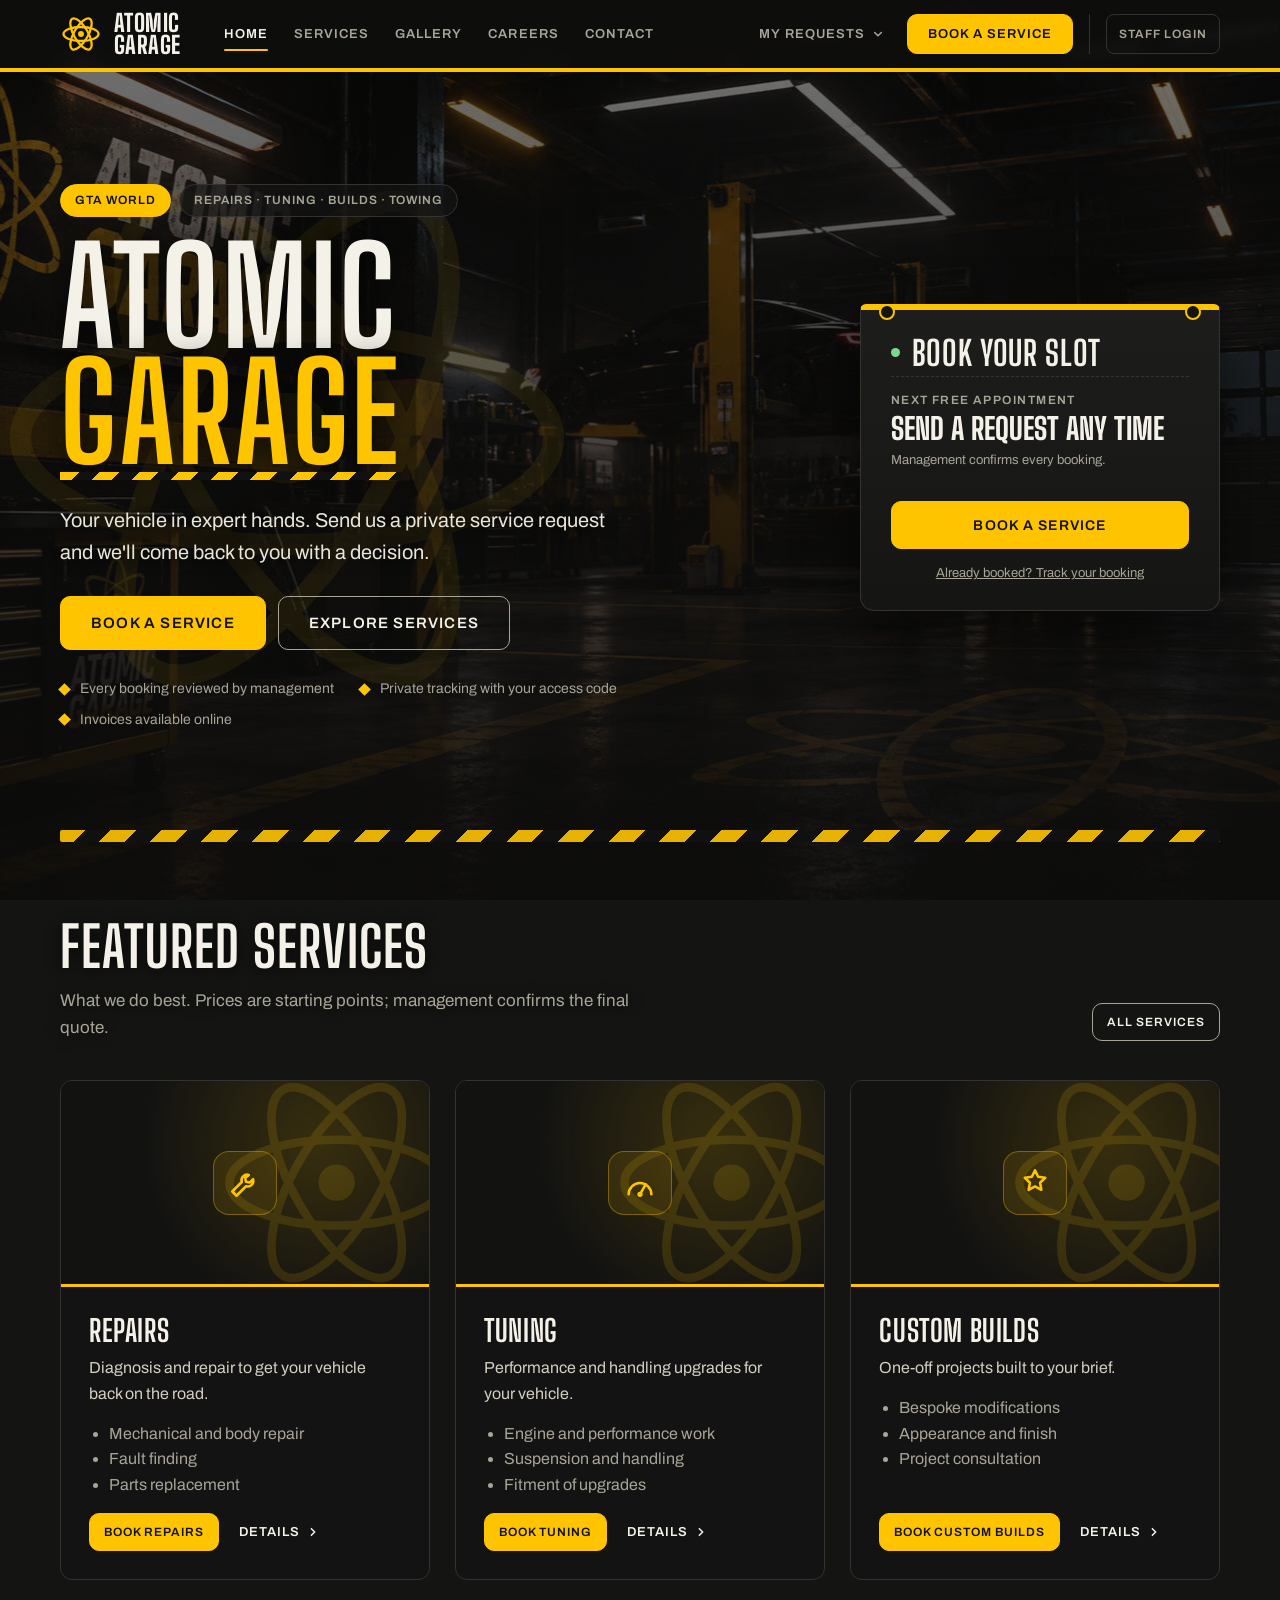
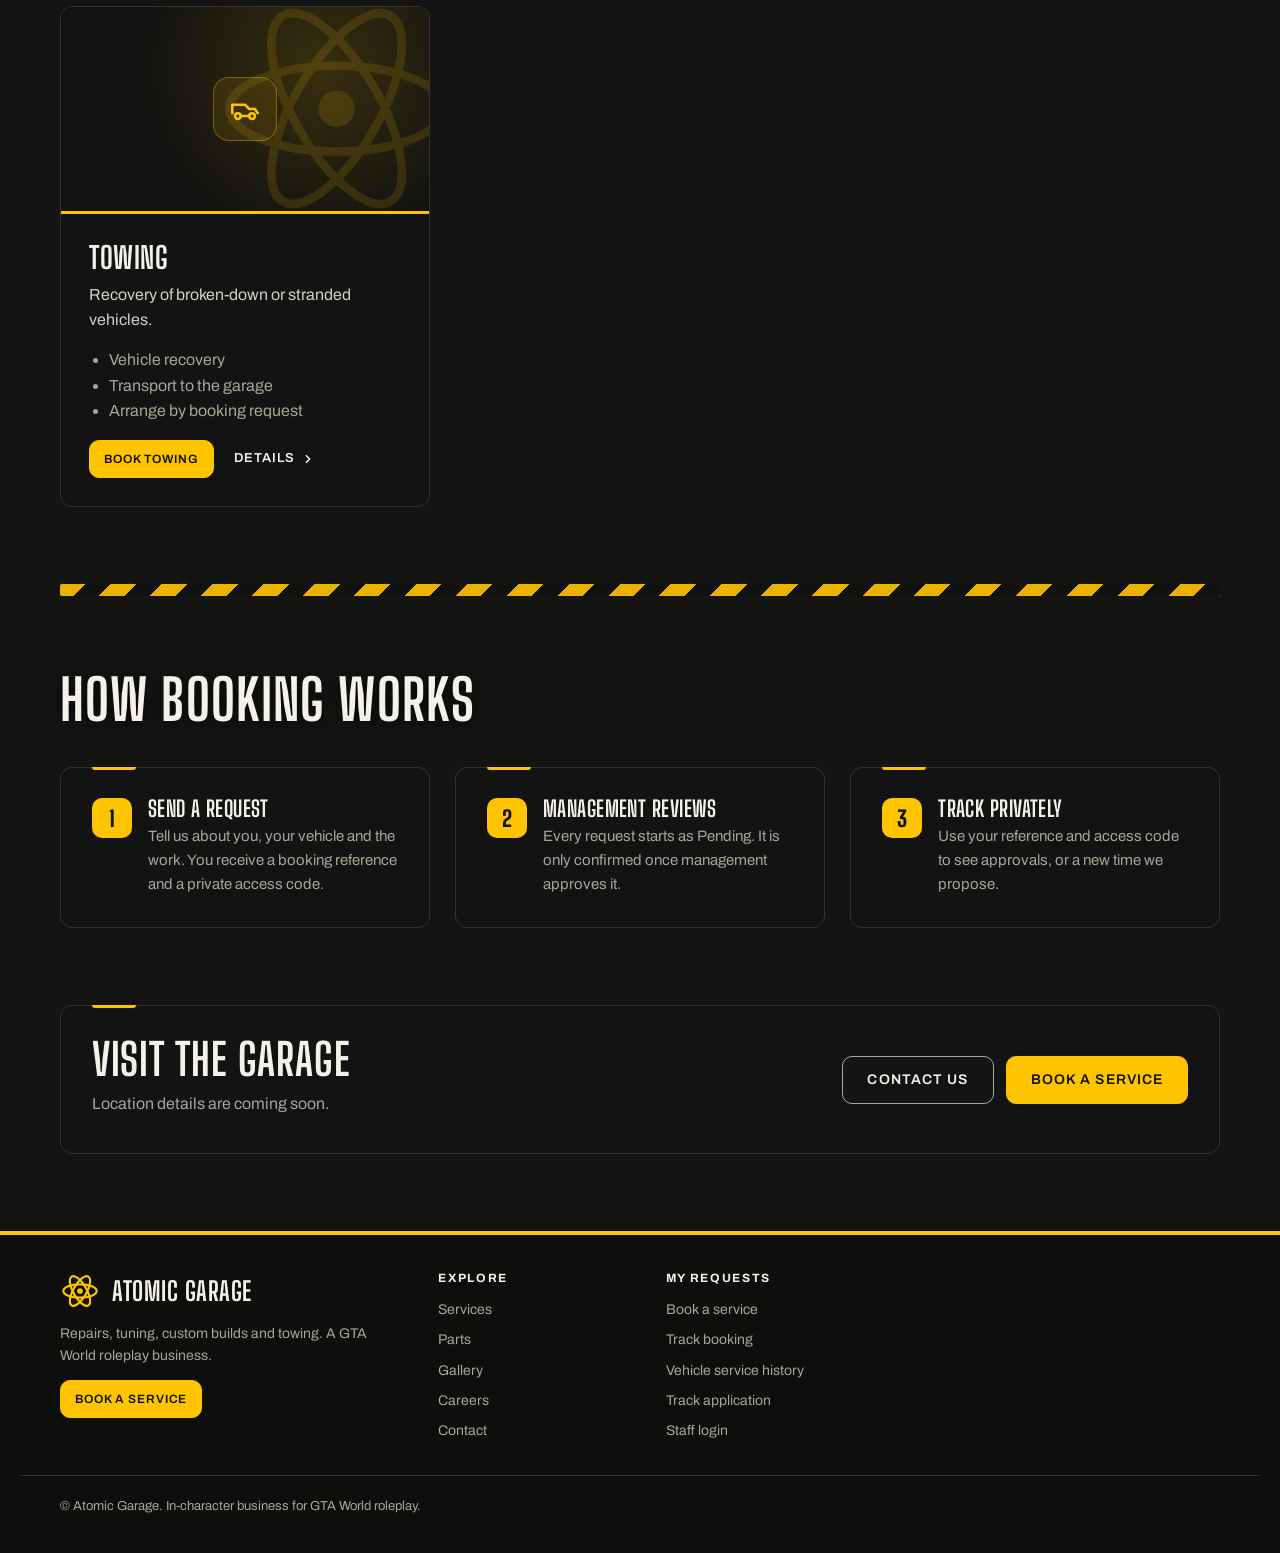
<file: index.html>
<!doctype html>
<html lang="en">
<head>
<meta charset="utf-8">
<meta name="viewport" content="width=device-width,initial-scale=1,viewport-fit=cover">
<title>Atomic Garage — Repairs, Tuning, Custom Builds &amp; Towing</title>
<meta name="description" content="Atomic Garage: repairs, tuning, custom builds and towing. Request a service appointment online.">
<meta name="referrer" content="no-referrer">
<link rel="preconnect" href="https://fonts.googleapis.com">
<link rel="preconnect" href="https://fonts.gstatic.com" crossorigin>
<link href="https://fonts.googleapis.com/css2?family=Archivo:wght@400;600&family=Big+Shoulders+Display:wght@700;800&display=swap" rel="stylesheet">
<link rel="stylesheet" href="styles.css">
</head>
<body>
<a class="skip" href="#main">Skip to content</a>
<div id="annc" class="annc" role="region" aria-label="Announcement" hidden></div>

<header class="top">
  <div class="in">
    <a class="brand" href="#home" aria-label="Atomic Garage home">
      <svg viewBox="0 0 48 48" fill="none" stroke="#ffc400" stroke-width="2.6" aria-hidden="true">
        <ellipse cx="24" cy="24" rx="20" ry="8"/><ellipse cx="24" cy="24" rx="20" ry="8" transform="rotate(60 24 24)"/>
        <ellipse cx="24" cy="24" rx="20" ry="8" transform="rotate(120 24 24)"/><circle cx="24" cy="24" r="3.4" fill="#ffc400" stroke="none"/>
      </svg>
      <b>Atomic<br>Garage</b>
    </a>
    <button class="menu" id="menuBtn" type="button" aria-expanded="false" aria-controls="nav">
      <span class="menu-ico" aria-hidden="true"><i></i><i></i><i></i></span><span>Menu</span>
    </button>
    <nav id="nav" aria-label="Main">
      <ul class="nav-main">
        <li><a class="nl" href="#home" data-r="home">Home</a></li>
        <li><a class="nl" href="#services" data-r="services">Services</a></li>
        <li><a class="nl" href="#gallery" data-r="gallery">Gallery</a></li>
        <li><a class="nl" href="#careers" data-r="careers">Careers</a></li>
        <li id="navTeam" hidden><a class="nl" href="#team" data-r="team">Team</a></li>
        <li><a class="nl" href="#contact" data-r="contact">Contact</a></li>
      </ul>
      <ul class="nav-side">
        <li class="dd" id="reqDd">
          <button class="nl dd-btn" id="reqBtn" type="button" aria-expanded="false" aria-haspopup="true" aria-controls="reqMenu" data-group="track history application">
            <span>My Requests</span>
            <svg class="dd-caret" viewBox="0 0 12 12" width="10" height="10" aria-hidden="true"><path d="M2 4.2l4 4 4-4" fill="none" stroke="currentColor" stroke-width="1.8" stroke-linecap="round" stroke-linejoin="round"/></svg>
          </button>
          <ul class="dd-menu" id="reqMenu" aria-label="My Requests" hidden>
            <li><a href="#track" data-r="track"><span class="dd-ico" aria-hidden="true"><svg viewBox="0 0 24 24"><rect x="3.5" y="5" width="17" height="15" rx="2"/><path d="M3.5 10h17M8 3v4M16 3v4M9 15l2 2 4-4"/></svg></span><span class="dd-txt"><b>Track Booking</b><small>Check the status of a service request</small></span></a></li>
            <li><a href="#history" data-r="history"><span class="dd-ico" aria-hidden="true"><svg viewBox="0 0 24 24"><path d="M5 15l1.6-4.4A2 2 0 018.5 9h7a2 2 0 011.9 1.6L19 15"/><rect x="3.5" y="15" width="17" height="4" rx="1.5"/><circle cx="7.5" cy="17" r=".6"/><circle cx="16.5" cy="17" r=".6"/></svg></span><span class="dd-txt"><b>Vehicle Service History</b><small>See the completed work on your vehicle</small></span></a></li>
            <li><a href="#application" data-r="application"><span class="dd-ico" aria-hidden="true"><svg viewBox="0 0 24 24"><rect x="5" y="4" width="14" height="17" rx="2"/><path d="M9 4h6v3H9z"/><circle cx="12" cy="13" r="2"/><path d="M8.5 18c.5-1.7 1.9-2.5 3.5-2.5s3 .8 3.5 2.5"/></svg></span><span class="dd-txt"><b>Track Application</b><small>Check the status of a careers application</small></span></a></li>
          </ul>
        </li>
        <li><a class="btn cta" href="#book" data-r="book">Book a Service</a></li>
        <li class="nav-staff"><a class="nl staff" id="staffLink" data-staff href="staff/">Staff Login</a></li>
      </ul>
    </nav>
  </div>
</header>

<main id="main" tabindex="-1"></main>

<footer>
  <div class="in ft">
    <div class="f-brand">
      <div class="f-logo"><svg viewBox="0 0 48 48" fill="none" stroke="#ffc400" stroke-width="2.6" aria-hidden="true"><ellipse cx="24" cy="24" rx="20" ry="8"/><ellipse cx="24" cy="24" rx="20" ry="8" transform="rotate(60 24 24)"/><ellipse cx="24" cy="24" rx="20" ry="8" transform="rotate(120 24 24)"/><circle cx="24" cy="24" r="3.4" fill="#ffc400" stroke="none"/></svg><b class="disp" id="ftName">Atomic Garage</b></div>
      <span>Repairs, tuning, custom builds and towing. A GTA World roleplay business.</span>
      <a class="btn sm" href="#book">Book a service</a>
    </div>
    <nav class="f-col" aria-label="Footer: explore"><h4>Explore</h4>
      <a href="#services">Services</a><a href="#parts">Parts</a><a href="#gallery">Gallery</a><a href="#careers">Careers</a><a href="#contact">Contact</a>
    </nav>
    <nav class="f-col" aria-label="Footer: my requests"><h4>My requests</h4>
      <a href="#book">Book a service</a><a href="#track">Track booking</a><a href="#history">Vehicle service history</a><a href="#application">Track application</a><a href="staff/" data-staff>Staff login</a>
    </nav>
    <div class="f-col f-info" id="ftInfo" aria-label="Garage details"></div>
  </div>
  <div class="in f-base"><span>&copy; Atomic Garage. In-character business for GTA World roleplay.</span></div>
</footer>
<div class="toast" id="toast" role="status" aria-live="polite"></div>

<script src="config.js"></script>
<script>/*INVDOC-START*/
/* ===== Atomic Garage invoice document: real PDF (no libraries), HTML view and print =====
   Input (same for staff and customers):
   {business:{name,payment_terms,footer_note},number,status,issued_at,booking_reference,customer_name,vehicle,vehicle_reg,service_type,notes,
    lines:[{kind,description,quantity,unit_price,percent,line_total}],parts_total,labour_total,charges_total,discount_total,total,paid_total,balance,
    payments:[{amount,method,reference,at}]} */
(function(){
"use strict";
var W1=[278,278,355,556,556,889,667,191,333,333,389,584,278,333,278,278,556,556,556,556,556,556,556,556,556,556,278,278,584,584,584,556,1015,667,667,722,722,667,611,778,722,278,500,667,556,833,722,778,667,778,722,667,611,722,667,944,667,667,611,278,278,278,469,556,333,556,556,500,556,556,278,556,556,222,222,500,222,833,556,556,556,556,333,500,278,556,500,722,500,500,500,334,260,334,584];
var W2=[278,333,474,556,556,889,722,238,333,333,389,584,278,333,278,278,556,556,556,556,556,556,556,556,556,556,333,333,584,584,584,611,975,722,722,722,722,667,611,778,722,278,556,722,611,833,722,778,667,778,722,667,611,722,667,944,667,667,611,333,278,333,584,556,333,556,611,556,611,556,333,611,611,278,278,556,278,889,611,611,611,611,389,556,333,611,556,778,556,556,500,389,280,389,584];
var METHOD={cash:"Cash",bank_transfer:"Bank transfer",card:"Card",other:"Other"};
function clean(s){return String(s==null?"":s).replace(/[\r\n\t]+/g," ").replace(/[^\x20-\x7e\xa0-\xff]/g,"?")}
function esc(s){return String(s==null?"":s).replace(/[&<>"']/g,function(c){return{"&":"&amp;","<":"&lt;",">":"&gt;",'"':"&quot;","'":"&#39;"}[c]})}
function money(n){n=Number(n||0);var neg=n<0;n=Math.abs(n);return(neg?"-":"")+"$"+n.toFixed(2).replace(/\B(?=(\d{3})+(?!\d))/g,",")}
function qty(l){var q=parseFloat(Number(l.quantity).toFixed(2));return l.kind==="labour"?q+" h":String(q)}
function dt(x){if(!x)return"";var d=new Date(x);return isNaN(d)?"":d.toLocaleDateString("en-GB",{day:"numeric",month:"short",year:"numeric"})}
function unit(l){return l.percent!=null?parseFloat(Number(l.percent))+"%":(l.unit_price==null?"":money(l.unit_price))}
function sw(s,bold,size){var t=bold?W2:W1,n=0;for(var i=0;i<s.length;i++){var c=s.charCodeAt(i);n+=(c>=32&&c<127)?t[c-32]:556}return n*size/1000}
function wrap(s,bold,size,max){s=clean(s);var out=[],cur="";s.split(" ").forEach(function(w){
  while(sw(w,bold,size)>max&&w.length>1){var k=w.length-1;while(k>1&&sw(w.slice(0,k),bold,size)>max)k--;if(cur){out.push(cur);cur=""}out.push(w.slice(0,k));w=w.slice(k)}
  var t=cur?cur+" "+w:w;if(sw(t,bold,size)<=max)cur=t;else{if(cur)out.push(cur);cur=w}});if(cur)out.push(cur);return out.length?out:[""]}
function pesc(s){return s.replace(/\\/g,"\\\\").replace(/\(/g,"\\(").replace(/\)/g,"\\)")}
function f2(n){return(Math.round(n*100)/100).toString()}

function statusText(d){return d.status==="voided"?"VOID":d.status==="paid"?"PAID IN FULL":""}

function buildPdf(d){
  var H=842,M=48,R=547,pages=[],ops=[],y=0;
  function newPage(){ops=[];pages.push(ops);y=52}
  function text(x,yy,s,size,bold,align,gray){s=pesc(clean(s));if(align==="r")x-=sw(clean(arguments[2]),bold,size);
    ops.push("BT /"+(bold?"F2":"F1")+" "+size+" Tf "+(gray?gray+" g ":"0 g ")+f2(x)+" "+f2(H-yy)+" Td ("+s+") Tj ET")}
  function rect(x,yy,w,h,g){ops.push(g+" g "+f2(x)+" "+f2(H-yy-h)+" "+f2(w)+" "+f2(h)+" re f 0 g")}
  function rule(yy,g){ops.push((g||"0.75")+" G 0.6 w "+M+" "+f2(H-yy)+" m "+R+" "+f2(H-yy)+" l S")}
  function need(h){if(y+h>H-70){newPage()}}
  newPage();
  var biz=d.business||{};
  text(M,y+10,biz.name||"Atomic Garage",20,true);
  text(R,y+10,"INVOICE",20,true,"r");
  y+=30;
  text(R,y,"No. "+(d.number||"DRAFT"),11,true,"r");y+=14;
  if(d.issued_at){text(R,y,"Issued "+dt(d.issued_at),10,false,"r","0.35");y+=13}
  var st=statusText(d);if(st){text(R,y+4,st,13,true,"r",d.status==="voided"?"0.45":"0.1");y+=16}
  y=Math.max(y,104);rule(y);y+=22;
  text(M,y,"BILLED TO",8,true,null,"0.45");text(310,y,"JOB",8,true,null,"0.45");y+=14;
  var y0=y;
  text(M,y,d.customer_name||"",12,true);y+=15;
  var left=[];if(d.vehicle)left.push(d.vehicle+(d.vehicle_reg?" ("+d.vehicle_reg+")":""));
  left.forEach(function(s){wrap(s,false,10,230).forEach(function(l){text(M,y,l,10,false);y+=13})});
  var yy=y0;
  text(310,yy,"Booking "+(d.booking_reference||""),10,false);yy+=13;
  if(d.service_type)text(310,yy,d.service_type,10,false);yy+=13;
  y=Math.max(y,yy)+14;
  /* table */
  var cx={q:395,u:470,a:R};
  function head(){rect(M,y-11,R-M,19,"0.93");text(M+6,y+2,"Description",9,true);text(cx.q,y+2,"Qty",9,true,"r");text(cx.u,y+2,"Unit price",9,true,"r");text(cx.a-6,y+2,"Amount",9,true,"r");y+=22}
  head();
  (d.lines||[]).forEach(function(l){
    var ls=wrap(l.description,false,10,cx.q-M-70),h=ls.length*13+6;need(h);if(y<60)head();
    ls.forEach(function(s,i){text(M+6,y+i*13,s,10,false)});
    text(cx.q,y,qty(l),10,false,"r");text(cx.u,y,unit(l),10,false,"r");text(cx.a-6,y,money(l.line_total),10,false,"r");
    y+=h-6+6;rule(y-9,"0.88")});
  y+=8;
  function tot(label,val,bold,big){need(20);text(R-150,y,label,big?12:10,bold,null,bold?null:"0.3");text(R-6,y,val,big?12:10,bold,"r");y+=big?19:15}
  tot("Parts",money(d.parts_total));tot("Labour",money(d.labour_total));
  if(Number(d.charges_total)>0)tot("Additional charges",money(d.charges_total));
  if(Number(d.discount_total)>0)tot("Discounts","-"+money(d.discount_total));
  rule(y-9);y+=4;tot("Total",money(d.total),true,true);
  if(Number(d.paid_total)>0)tot("Paid",money(d.paid_total));
  tot(d.status==="voided"?"Balance (void)":"Balance due",money(d.status==="voided"?0:d.balance),true,true);
  var pays=(d.payments||[]);
  if(pays.length&&d.status!=="voided"){y+=8;need(30+pays.length*14);text(M,y,"PAYMENTS RECEIVED",8,true,null,"0.45");y+=14;
    pays.forEach(function(p){text(M,y,dt(p.at)+"  -  "+(METHOD[p.method]||p.method)+(p.reference?"  ("+p.reference+")":""),10,false);text(R-6,y,money(p.amount),10,false,"r");y+=14})}
  function block(title,s){if(!s)return;y+=10;wrap(s,false,10,R-M).forEach(function(l,i){need(30);if(i===0&&title){text(M,y,title,8,true,null,"0.45");y+=13}text(M,y,l,10,false);y+=13})}
  block("NOTES",d.notes);block("PAYMENT TERMS",biz.payment_terms);
  y+=14;need(40);
  wrap("Payments for this invoice are made in character on GTA World. No real money is involved.",false,9,R-M).forEach(function(l){text(M,y,l,9,false,null,"0.4");y+=12});
  if(biz.footer_note)wrap(biz.footer_note,false,9,R-M).forEach(function(l){need(14);text(M,y,l,9,false,null,"0.4");y+=12});
  /* assemble */
  var n=pages.length,objs=[];
  objs[1]="<< /Type /Catalog /Pages 2 0 R >>";
  var kids=[];for(var i=0;i<n;i++)kids.push((5+i*2)+" 0 R");
  objs[2]="<< /Type /Pages /Kids ["+kids.join(" ")+"] /Count "+n+" >>";
  objs[3]="<< /Type /Font /Subtype /Type1 /BaseFont /Helvetica /Encoding /WinAnsiEncoding >>";
  objs[4]="<< /Type /Font /Subtype /Type1 /BaseFont /Helvetica-Bold /Encoding /WinAnsiEncoding >>";
  pages.forEach(function(p,i){
    var foot="BT /F1 8 Tf 0.5 g "+f2(R-60)+" 30 Td (Page "+(i+1)+" of "+n+") Tj ET";
    var body=p.join("\n")+"\n"+foot;
    objs[5+i*2]="<< /Type /Page /Parent 2 0 R /MediaBox [0 0 595 842] /Resources << /Font << /F1 3 0 R /F2 4 0 R >> >> /Contents "+(6+i*2)+" 0 R >>";
    objs[6+i*2]="<< /Length "+body.length+" >>\nstream\n"+body+"\nendstream"});
  var out="%PDF-1.4\n",off=[];
  for(var k=1;k<objs.length;k++){off[k]=out.length;out+=k+" 0 obj\n"+objs[k]+"\nendobj\n"}
  var xr=out.length;out+="xref\n0 "+objs.length+"\n0000000000 65535 f \n";
  for(k=1;k<objs.length;k++)out+=("0000000000"+off[k]).slice(-10)+" 00000 n \n";
  out+="trailer\n<< /Size "+objs.length+" /Root 1 0 R >>\nstartxref\n"+xr+"\n%%EOF";
  var u=new Uint8Array(out.length);for(k=0;k<out.length;k++)u[k]=out.charCodeAt(k)&255;
  return new Blob([u],{type:"application/pdf"})}

function html(d){var biz=d.business||{},st=statusText(d);
  var rows=(d.lines||[]).map(function(l){return'<tr><td>'+esc(l.description)+'</td><td class="r">'+esc(qty(l))+'</td><td class="r">'+esc(unit(l))+'</td><td class="r">'+esc(money(l.line_total))+'</td></tr>'}).join("");
  var pays=(d.payments||[]).length&&d.status!=="voided"?'<h4>Payments received</h4><table class="agd-t">'+(d.payments||[]).map(function(p){return'<tr><td>'+esc(dt(p.at))+' - '+esc(METHOD[p.method]||p.method)+(p.reference?' ('+esc(p.reference)+')':"")+'</td><td class="r">'+esc(money(p.amount))+'</td></tr>'}).join("")+'</table>':"";
  return'<div class="agd"><div class="agd-h"><div><b class="agd-biz">'+esc(biz.name||"Atomic Garage")+'</b></div><div class="r"><b class="agd-title">INVOICE</b><br>No. '+esc(d.number||"DRAFT")+(d.issued_at?'<br>Issued '+esc(dt(d.issued_at)):"")+(st?'<br><b class="agd-st">'+esc(st)+'</b>':"")+'</div></div>'+
   '<div class="agd-meta"><div><small>BILLED TO</small><br><b>'+esc(d.customer_name||"")+'</b>'+(d.vehicle?'<br>'+esc(d.vehicle)+(d.vehicle_reg?' ('+esc(d.vehicle_reg)+')':""):"")+'</div><div><small>JOB</small><br>Booking '+esc(d.booking_reference||"")+(d.service_type?'<br>'+esc(d.service_type):"")+'</div></div>'+
   '<table class="agd-t"><thead><tr><th>Description</th><th class="r">Qty</th><th class="r">Unit price</th><th class="r">Amount</th></tr></thead><tbody>'+rows+'</tbody></table>'+
   '<table class="agd-tot"><tr><td>Parts</td><td class="r">'+esc(money(d.parts_total))+'</td></tr><tr><td>Labour</td><td class="r">'+esc(money(d.labour_total))+'</td></tr>'+
   (Number(d.charges_total)>0?'<tr><td>Additional charges</td><td class="r">'+esc(money(d.charges_total))+'</td></tr>':"")+(Number(d.discount_total)>0?'<tr><td>Discounts</td><td class="r">-'+esc(money(d.discount_total))+'</td></tr>':"")+
   '<tr class="g"><td>Total</td><td class="r">'+esc(money(d.total))+'</td></tr>'+(Number(d.paid_total)>0?'<tr><td>Paid</td><td class="r">'+esc(money(d.paid_total))+'</td></tr>':"")+
   '<tr class="g"><td>'+(d.status==="voided"?"Balance (void)":"Balance due")+'</td><td class="r">'+esc(money(d.status==="voided"?0:d.balance))+'</td></tr></table>'+pays+
   (d.notes?'<h4>Notes</h4><p>'+esc(d.notes).replace(/\n/g,"<br>")+'</p>':"")+(biz.payment_terms?'<h4>Payment terms</h4><p>'+esc(biz.payment_terms).replace(/\n/g,"<br>")+'</p>':"")+
   '<p class="agd-fine">Payments for this invoice are made in character on GTA World. No real money is involved.'+(biz.footer_note?'<br>'+esc(biz.footer_note):"")+'</p></div>'}

var CSS='.agd{background:#fff;color:#111;font:14px/1.45 Helvetica,Arial,sans-serif;padding:28px;border-radius:10px;max-width:760px;margin:0 auto}.agd .r{text-align:right}.agd-h{display:flex;justify-content:space-between;gap:16px;border-bottom:1px solid #bbb;padding-bottom:12px}.agd-biz,.agd-title{font-size:22px}.agd-st{color:#a00}.agd-meta{display:flex;justify-content:space-between;gap:16px;margin:16px 0;flex-wrap:wrap}.agd small{color:#666;letter-spacing:.08em}.agd-t,.agd-tot{width:100%;border-collapse:collapse;margin-top:8px}.agd-t th{background:#eee;text-align:left;padding:6px;font-size:12px}.agd-t th.r{text-align:right}.agd-t td{padding:6px;border-bottom:1px solid #e3e3e3;vertical-align:top}.agd-tot{width:55%;margin-left:45%}.agd-tot td{padding:3px 6px}.agd-tot .g td{font-weight:700;font-size:16px}.agd h4{margin:16px 0 4px;font-size:11px;letter-spacing:.08em;color:#666;text-transform:uppercase}.agd p{margin:0}.agd-fine{margin-top:18px!important;font-size:12px;color:#555}@media(max-width:560px){.agd{padding:16px}.agd-tot{width:100%;margin-left:0}}#agdoc-print{display:none}@media print{body>*:not(#agdoc-print){display:none!important}#agdoc-print{display:block!important}#agdoc-print .agd{box-shadow:none;border-radius:0;padding:0;max-width:none}}';
function css(){if(document.getElementById("agdoc-css"))return;var s=document.createElement("style");s.id="agdoc-css";s.textContent=CSS;document.head.appendChild(s)}
function print(d){css();var o=document.getElementById("agdoc-print");if(o)o.remove();o=document.createElement("div");o.id="agdoc-print";o.innerHTML=html(d);document.body.appendChild(o);
  var done=function(){var e=document.getElementById("agdoc-print");if(e)e.remove();window.removeEventListener("afterprint",done)};
  window.addEventListener("afterprint",done);setTimeout(function(){try{window.print()}catch(e){done()}},50)}
function download(d){var b=buildPdf(d),a=document.createElement("a"),u=URL.createObjectURL(b);a.href=u;a.download=(d.number||"invoice")+".pdf";document.body.appendChild(a);a.click();
  setTimeout(function(){URL.revokeObjectURL(u);a.remove()},1500)}
window.AGDOC={pdf:buildPdf,html:html,print:print,download:download,css:css,money:money,dt:dt,METHOD:METHOD};
})();

/*INVDOC-END*/</script>
<script>
(function(){
"use strict";
var CFG = window.AG_CONFIG || {};
var $ = function(s,r){return (r||document).querySelector(s)};
var main = $("#main");

/* ---------- helpers: build DOM, never inject user text as HTML ---------- */
function el(tag, attrs, kids){
  var n = document.createElement(tag);
  if(attrs) Object.keys(attrs).forEach(function(k){
    var v = attrs[k];
    if(v===null||v===undefined||v===false) return;
    if(k==="class") n.className=v;
    else if(k==="text") n.textContent=v;
    else if(k==="html") n.innerHTML=v;           /* only ever used with static strings below */
    else if(k.slice(0,2)==="on") n.addEventListener(k.slice(2),v);
    else n.setAttribute(k, v===true?"":v);
  });
  (kids||[]).forEach(function(c){ if(c==null) return; n.appendChild(typeof c==="string"?document.createTextNode(c):c); });
  return n;
}
function toast(msg){
  var t=$("#toast"); t.textContent=msg; t.classList.add("on");
  clearTimeout(toast._t); toast._t=setTimeout(function(){t.classList.remove("on")},2600);
}
function safeUrl(u){ try{ var x=new URL(u); return x.protocol==="https:"?x.href:null }catch(e){return null} }
var LS = {
  get:function(k){try{return localStorage.getItem(k)}catch(e){return null}},
  set:function(k,v){try{localStorage.setItem(k,v)}catch(e){}},
  del:function(k){try{localStorage.removeItem(k)}catch(e){}}
};
var SVC = {
  repairs:"Repairs", tuning:"Tuning", custom_builds:"Custom builds", towing:"Towing", other:"Other"
};
var STATUS = {
  pending:"Pending — awaiting review",
  approved:"Approved",
  declined:"Declined",
  alternative_proposed:"New time proposed",
  alternative_accepted:"Time accepted — awaiting final approval",
  in_progress:"In progress",
  completed:"Completed",
  cancelled:"Cancelled"
};
var STATUS_TEXT = {
  pending:"Your request has been received. It is NOT confirmed until the garage management approves it.",
  approved:"Management has approved this appointment.",
  reschedule:"Management would like to move your appointment. Your current appointment stays in place until you confirm the new time below.",
  declined:"Unfortunately this request was declined.",
  alternative_proposed:"Management has suggested a different time. Please accept or decline it below. Nothing is confirmed yet.",
  alternative_accepted:"You accepted the proposed time. It is NOT confirmed until management gives final approval.",
  in_progress:"Work on your vehicle is in progress.",
  completed:"This job is complete.",
  cancelled:"This booking was cancelled."
};
var EVENT = {
  submitted:"Request submitted", approved:"Approved by management", declined:"Declined",
  alternative_proposed:"New time proposed", alternative_accepted:"You accepted the proposed time",
  alternative_declined:"You declined the proposed time", cancelled:"Cancelled",
  reschedule_proposed:"Management proposed moving your appointment", reschedule_accepted:"You confirmed the new appointment time", reschedule_declined:"You kept your original appointment time", reschedule_withdrawn:"The proposed change was withdrawn",
  status_changed:"Status updated", in_progress:"Work started", completed:"Work completed", invoice_available:"Your invoice is available"
};
var WTZ="UTC";   /* workshop time zone: every appointment time is shown in it, and labelled */
function fmt(d){
  if(!d) return "—";
  var x=new Date(d); if(isNaN(x)) return "—";
  return x.toLocaleString("en-GB",{day:"numeric",month:"short",year:"numeric",hour:"2-digit",minute:"2-digit",hour12:false,timeZone:WTZ})+" "+WTZ;
}

/* ---------- Supabase REST (publishable key; only 3 RPCs + settings read) ---------- */
function api(path, opts){
  opts = opts||{};
  var h = {"apikey":CFG.SUPABASE_KEY,"Content-Type":"application/json"};
  return fetch(CFG.SUPABASE_URL.replace(/\/$/,"")+"/rest/v1/"+path,{
    method:opts.method||"GET", headers:h, body:opts.body?JSON.stringify(opts.body):undefined, cache:"no-store", credentials:"omit"
  }).then(function(r){
    return r.text().then(function(t){
      var j=null; try{j=t?JSON.parse(t):null}catch(e){}
      if(!r.ok) throw new Error((j&&j.message)||("Request failed ("+r.status+")"));
      return j;
    });
  });
}
function rpc(name, args){ return api("rpc/"+name,{method:"POST",body:args}); }
function configured(){ return CFG.SUPABASE_URL && CFG.SUPABASE_KEY && CFG.SUPABASE_KEY.indexOf("PASTE")<0; }

var settingsCache=null;
function loadSettings(){
  if(settingsCache) return Promise.resolve(settingsCache);
  if(!configured()) return Promise.resolve({});
  return api("site_settings?select=location_text,map_url,hours_text,contact_text,discord_url,service_prices&id=eq.1")
    .then(function(r){ settingsCache=(r&&r[0])||{}; return settingsCache; })
    .catch(function(){ return null; });
}

/* ---------- icons (static markup) ---------- */
var ICON = {
  repairs:'<svg viewBox="0 0 24 24"><path d="M14.7 6.3a4 4 0 0 0-5 5L3 18l3 3 6.7-6.7a4 4 0 0 0 5-5l-2.4 2.4-2.6-.6-.6-2.6z"/></svg>',
  tuning:'<svg viewBox="0 0 24 24"><path d="M4 20a8 8 0 1 1 16 0"/><path d="M12 20l4-7"/><circle cx="12" cy="20" r="1"/></svg>',
  custom_builds:'<svg viewBox="0 0 24 24"><path d="M12 3l2.2 4.6 5 .7-3.6 3.5.9 5-4.5-2.4-4.5 2.4.9-5L4.8 8.3l5-.7z"/></svg>',
  towing:'<svg viewBox="0 0 24 24"><path d="M3 15V9h9l3 3h4l2 3v0"/><circle cx="7" cy="17" r="2"/><circle cx="17" cy="17" r="2"/><path d="M9 17h6"/></svg>'
};
function icon(k){ return el("div",{class:"ico",html:ICON[k]}); }

/* ---------- pages ---------- */
function head(t,p){ return el("div",{class:"head"},[el("h2",{text:t}), p?el("p",{text:p}):null]); }

var CHEV='<svg viewBox="0 0 12 12" width="10" height="10" aria-hidden="true"><path d="M4 2l4 4-4 4" fill="none" stroke="currentColor" stroke-width="1.8" stroke-linecap="round" stroke-linejoin="round"/></svg>';
function serviceCard(key,title,desc,items,learn){
  return el("article",{class:"card svc",id:"svc-"+key,tabindex:"-1"},[
    icon(key), el("h3",{text:title}), el("p",{text:desc}),
    el("ul",null,items.map(function(i){return el("li",{text:i})})),
    el("div",{class:"svc-act"},[
      el("a",{class:"btn sm",href:"#book?service="+key,text:"Request "+title.toLowerCase()}),
      learn?el("a",{class:"learn",href:"#services?service="+key,"aria-label":"Learn more about "+title.toLowerCase(),html:"<span>Learn more</span>"+CHEV}):null
    ])
  ]);
}
var SERVICES=[
  ["repairs","Repairs","Diagnosis and repair to get your vehicle back on the road.",["Mechanical and body repair","Fault finding","Parts replacement"]],
  ["tuning","Tuning","Performance and handling upgrades for your vehicle.",["Engine and performance work","Suspension and handling","Fitment of upgrades"]],
  ["custom_builds","Custom builds","One-off projects built to your brief.",["Bespoke modifications","Appearance and finish","Project consultation"]],
  ["towing","Towing","Recovery of broken-down or stranded vehicles.",["Vehicle recovery","Transport to the garage","Arrange by booking request"]]
];

/* ---------- website content: everything below comes from Supabase (public_site), nothing hardcoded ---------- */
var siteP=null;
function loadSite(){
  if(siteP) return siteP;
  if(!configured()) return (siteP=Promise.resolve(null));
  siteP=rpc("public_site",{}).then(function(r){return r&&typeof r==="object"?r:null}).catch(function(){siteP=null;return null});
  return siteP;
}
function mediaUrl(p){
  if(!p||!/^(gallery|services)\/[A-Za-z0-9_.\/-]+$/.test(p)||!configured()) return null;
  return CFG.SUPABASE_URL.replace(/\/$/,"")+"/storage/v1/object/public/site-media/"+p.split("/").map(encodeURIComponent).join("/");
}
var GCATS=[["repairs","Vehicle repairs"],["upgrades","Performance upgrades"],["modifications","Custom modifications"],["workshop","Workshop"],["before_after","Before & after"]];
function gcat(k){ for(var i=0;i<GCATS.length;i++) if(GCATS[i][0]===k) return GCATS[i][1]; return k; }
var ATOM='<svg viewBox="0 0 48 48" fill="none" stroke="currentColor" stroke-width="1.6" aria-hidden="true"><ellipse cx="24" cy="24" rx="20" ry="8"/><ellipse cx="24" cy="24" rx="20" ry="8" transform="rotate(60 24 24)"/><ellipse cx="24" cy="24" rx="20" ry="8" transform="rotate(120 24 24)"/><circle cx="24" cy="24" r="3.4" fill="currentColor" stroke="none"/></svg>';
function atom(cls){ return el("div",{class:cls||"atom-bg",html:ATOM,"aria-hidden":"true"}); }
function money(v){ var n=parseFloat(v); if(!isFinite(n)) return String(v||""); return "$"+n.toLocaleString("en-US",{maximumFractionDigits:2}); }
function fallbackSite(){
  return {business:{name:"Atomic Garage"},services:SERVICES.map(function(s){return {key:s[0],title:s[1],description:s[2],bullets:s[3],featured:true}}),gallery:[],team:[],team_public:false,_fallback:true};
}
function withSite(fn){ return loadSite().then(function(s){ return fn(s||fallbackSite()); }); }

/* announcement bar, nav team link and footer follow the managed content */
function applySite(s){
  s=s||fallbackSite();
  var a=$("#annc");
  if(a){ a.textContent=""; if(s.announcement){ a.hidden=false; a.appendChild(el("div",{class:"in"},[el("span",{class:"annc-dot","aria-hidden":"true"}),el("p",{text:s.announcement})])); } else a.hidden=true; }
  var tl=$("#navTeam"); if(tl) tl.hidden=!(s.team_public&&s.team&&s.team.length);
  var ft=$("#ftInfo"); if(ft){
    ft.textContent=""; var b=s.business||{};
    function line(k,v){ if(v) ft.appendChild(el("p",null,[el("b",{text:k}),el("span",{text:v,style:"white-space:pre-line"})])); }
    line("Visit",b.location); line("Hours",b.hours); line("Call",b.phone); line("Contact",b.contact);
    if(b.email&&/^[^\s@<>]+@[^\s@<>]+\.[^\s@<>]+$/.test(b.email)) ft.appendChild(el("p",null,[el("b",{text:"Email"}),el("a",{href:"mailto:"+b.email,text:b.email})]));
    var d=safeUrl(b.discord); if(d) ft.appendChild(el("p",null,[el("b",{text:"Discord"}),el("a",{href:d,target:"_blank",rel:"noopener noreferrer",text:"Join the server"})]));
  }
  var bn=$("#ftName"); if(bn&&s.business&&s.business.name) bn.textContent=s.business.name;
}

/* ---------- service catalogue card ---------- */
function svcCard(s,learn){
  var img=mediaUrl(s.image_path);
  var media=el("div",{class:"svc-media"+(img?"":" noimg")});
  if(img) media.appendChild(el("img",{src:img,alt:s.title+" at Atomic Garage",loading:"lazy",decoding:"async"}));
  else { media.appendChild(atom("svc-atom")); if(ICON[s.key]) media.appendChild(el("div",{class:"svc-ico",html:ICON[s.key]})); }
  if(s.category) media.appendChild(el("span",{class:"pill a svc-cat",text:s.category}));
  var meta=el("dl",{class:"svc-meta"});
  if(s.price) meta.appendChild(el("div",null,[el("dt",{text:"Starting from"}),el("dd",{text:money(s.price)})]));
  if(s.duration) meta.appendChild(el("div",null,[el("dt",{text:"Typical time"}),el("dd",{text:s.duration})]));
  return el("article",{class:"card svc svc2",id:"svc-"+s.key,tabindex:"-1"},[
    media,
    el("div",{class:"svc-body"},[
      el("h3",{text:s.title}),
      s.description?el("p",{text:s.description}):null,
      (s.bullets&&s.bullets.length)?el("ul",null,s.bullets.map(function(i){return el("li",{text:i})})):null,
      meta.childNodes.length?meta:null,
      el("div",{class:"svc-act"},[
        el("a",{class:"btn sm",href:"#book?service="+encodeURIComponent(s.key),text:"Book "+s.title.toLowerCase()}),
        learn?el("a",{class:"learn",href:"#services?service="+encodeURIComponent(s.key),"aria-label":"Details for "+s.title.toLowerCase(),html:"<span>Details</span>"+CHEV}):null])
    ])]);
}

/* ---------- gallery tile, lightbox, before/after ---------- */
function galTile(g,i,open){
  var src=mediaUrl(g.image_path); if(!src) return null;
  var ba=g.category==="before_after"&&mediaUrl(g.after_image_path);
  var b=el("button",{type:"button",class:"tile gtile"+(ba?" ba":""),"aria-label":"View "+g.title+(ba?" (before and after)":"")},[
    el("img",{src:src,alt:g.alt||g.title,loading:"lazy",decoding:"async"}),
    ba?el("span",{class:"ba-badge",text:"Before / After"}):null,
    el("span",{class:"gcap"},[el("em",{text:gcat(g.category)}),document.createTextNode(g.title)])]);
  b.onclick=function(){open(i)};
  return b;
}
var LB=null;
function lightbox(list,start){
  closeLb();
  var idx=start,opener=document.activeElement;
  var ov=el("div",{class:"lb",role:"dialog","aria-modal":"true","aria-label":"Photo viewer"});
  var stage=el("div",{class:"lb-stage"}),cap=el("div",{class:"lb-cap"});
  var x=el("button",{type:"button",class:"lb-x","aria-label":"Close",html:"&times;"}),
      pv=el("button",{type:"button",class:"lb-nav lb-prev","aria-label":"Previous photo",html:"&#8249;"}),
      nx=el("button",{type:"button",class:"lb-nav lb-next","aria-label":"Next photo",html:"&#8250;"});
  ov.appendChild(x); if(list.length>1){ ov.appendChild(pv); ov.appendChild(nx); }
  ov.appendChild(stage); ov.appendChild(cap);
  function show(){
    var g=list[idx]; stage.textContent=""; cap.textContent="";
    var before=mediaUrl(g.image_path),after=g.category==="before_after"?mediaUrl(g.after_image_path):null;
    if(after){
      var wrap=el("div",{class:"cmp"}),r=el("input",{type:"range",min:"0",max:"100",value:"50","aria-label":"Drag to compare before and after"});
      var top=el("div",{class:"cmp-after"},[el("img",{src:after,alt:(g.alt||g.title)+" after"})]);
      var bar=el("div",{class:"cmp-bar","aria-hidden":"true"});
      function set(v){ top.style.clipPath="inset(0 0 0 "+v+"%)"; bar.style.left=v+"%"; }
      r.addEventListener("input",function(){set(r.value)}); set(50);
      wrap.appendChild(el("img",{src:before,alt:(g.alt||g.title)+" before"})); wrap.appendChild(top); wrap.appendChild(bar);
      wrap.appendChild(el("span",{class:"cmp-l",text:"Before"})); wrap.appendChild(el("span",{class:"cmp-r",text:"After"})); wrap.appendChild(r);
      stage.appendChild(wrap);
    } else stage.appendChild(el("img",{src:before,alt:g.alt||g.title}));
    cap.appendChild(el("p",{class:"lb-k",text:gcat(g.category)+(list.length>1?"  ·  "+(idx+1)+" / "+list.length:"")}));
    cap.appendChild(el("h3",{text:g.title}));
    if(g.description) cap.appendChild(el("p",{text:g.description}));
  }
  function step(d){ idx=(idx+d+list.length)%list.length; show(); }
  function key(e){
    if(e.key==="Escape"){ e.preventDefault(); closeLb(); }
    else if(e.key==="ArrowRight"&&list.length>1&&!(e.target&&e.target.type==="range")) step(1);
    else if(e.key==="ArrowLeft"&&list.length>1&&!(e.target&&e.target.type==="range")) step(-1);
    else if(e.key==="Tab"){
      var f=[].slice.call(ov.querySelectorAll("button,input")); if(!f.length) return;
      var i=f.indexOf(document.activeElement);
      if(e.shiftKey&&i<=0){ e.preventDefault(); f[f.length-1].focus(); } else if(!e.shiftKey&&i===f.length-1){ e.preventDefault(); f[0].focus(); }
    }
  }
  x.onclick=closeLb; pv.onclick=function(){step(-1)}; nx.onclick=function(){step(1)};
  ov.addEventListener("click",function(e){ if(e.target===ov||e.target===stage) closeLb(); });
  var ts=null; ov.addEventListener("touchstart",function(e){ts=e.touches[0].clientX},{passive:true});
  ov.addEventListener("touchend",function(e){ if(ts==null||list.length<2||(e.target&&e.target.type==="range")) return; var dx=e.changedTouches[0].clientX-ts; ts=null; if(Math.abs(dx)>60) step(dx<0?1:-1); });
  document.addEventListener("keydown",key,true);
  document.body.appendChild(ov); document.body.classList.add("lb-open"); show(); x.focus();
  LB={ov:ov,key:key,opener:opener};
}
function closeLb(){
  if(!LB) return; document.removeEventListener("keydown",LB.key,true); LB.ov.remove(); document.body.classList.remove("lb-open");
  try{ LB.opener&&LB.opener.focus&&LB.opener.focus(); }catch(e){} LB=null;
}

/* ---------- availability + hours (live data only) ---------- */
function slotText(r){
  var tz=r.tz||undefined,keys=Object.keys(r.days||{}).sort(),now=Date.now(),first=null;
  for(var i=0;i<keys.length&&!first;i++) (r.days[keys[i]]||[]).slice().sort().forEach(function(t){ if(!first&&new Date(t).getTime()>now) first=t; });
  if(!first) return null;
  try{ return {v:new Date(first).toLocaleString([],{weekday:"short",day:"numeric",month:"short",hour:"2-digit",minute:"2-digit",timeZone:tz}),tz:r.tz}; }
  catch(e){ return {v:new Date(first).toLocaleString([],{weekday:"short",day:"numeric",month:"short",hour:"2-digit",minute:"2-digit"}),tz:null}; }
}
function jobCard(s){
  var b=s.business||{},box=el("aside",{class:"jobcard","aria-labelledby":"jc-h"});
  box.appendChild(el("div",{class:"jc-top"},[el("span",{class:"live","aria-hidden":"true"}),el("h2",{id:"jc-h",text:"Book your slot"})]));
  var next=el("p",{class:"jc-v",text:"Checking availability…"}),sub=el("p",{class:"jc-s"});
  box.appendChild(el("div",{class:"jc-row"},[el("p",{class:"jc-l",text:"Next free appointment"}),next,sub]));
  if(b.hours) box.appendChild(el("div",{class:"jc-row"},[el("p",{class:"jc-l",text:"Opening hours"}),el("p",{class:"jc-v sm",text:b.hours,style:"white-space:pre-line"})]));
  if(b.booking_note) box.appendChild(el("p",{class:"jc-note",text:b.booking_note}));
  box.appendChild(el("a",{class:"btn jc-btn",href:"#book",text:"Book a service"}));
  box.appendChild(el("a",{class:"jc-track",href:"#track",text:"Already booked? Track your booking"}));
  if(!configured()){ next.textContent="Online booking is being set up"; return box; }
  rpc("available_slots",{p_from:null,p_to:null}).then(function(r){
    if(r&&r.ok&&r.enabled){ var n=slotText(r); if(n){ next.textContent=n.v; if(n.tz) sub.textContent="Times shown in "+n.tz; } else { next.textContent="No free slots right now"; sub.textContent="Send a request and we will come back to you."; } }
    else { next.textContent="Send a request any time"; sub.textContent="Management confirms every booking."; }
  }).catch(function(){ next.textContent="Send a request any time"; sub.textContent="Management confirms every booking."; });
  return box;
}

/* ---------- team card ---------- */
function teamCard(m){
  var ini=(m.name||"?").split(/\s+/).map(function(w){return w.charAt(0)}).join("").slice(0,2).toUpperCase();
  return el("article",{class:"card tm"},[el("div",{class:"tm-ini","aria-hidden":"true",text:ini}),el("h3",{text:m.name}),
    m.title?el("p",{class:"tm-t",text:m.title}):null, m.bio?el("p",{class:"tm-b",text:m.bio}):null]);
}

/* ---------- pages ---------- */
function pageHome(){
  var f=document.createDocumentFragment(),host=el("div",{class:"home"});
  f.appendChild(host);
  host.appendChild(el("div",{class:"skel",style:"height:420px"}));
  withSite(function(s){
    var b=s.business||{},name=b.name||"Atomic Garage";
    host.textContent="";
    var hero=el("section",{class:"hero2"});
    hero.appendChild(atom("hero-atom"));
    hero.appendChild(el("div",{class:"hero-copy"},[
      el("div",{class:"chips"},[el("span",{class:"pill a",text:"GTA World"}),el("span",{class:"pill",text:"Repairs · Tuning · Builds · Towing"})]),
      el("h1",null,[document.createTextNode(name.split(" ")[0]||"Atomic"),el("br"),el("span",{text:name.split(" ").slice(1).join(" ")||"Garage"})]),
      el("p",{class:"hero-tag",text:b.tagline||"Your vehicle in expert hands. Send us a private service request and we'll come back to you with a decision."}),
      el("div",{class:"btns"},[el("a",{class:"btn lg",href:"#book",text:"Book a service"}),el("a",{class:"btn alt lg",href:"#services",text:"Explore services"})]),
      el("ul",{class:"hero-pts"},["Every booking reviewed by management","Private tracking with your access code","Invoices available online"].map(function(t){return el("li",{text:t})}))
    ]));
    hero.appendChild(jobCard(s));
    host.appendChild(hero);
    if(s.banner){
      var bn=s.banner,u=bn.cta_url&&(/^#/.test(bn.cta_url)?bn.cta_url:safeUrl(bn.cta_url));
      host.appendChild(el("aside",{class:"promo","aria-label":"Promotion"},[
        el("div",null,[bn.title?el("h2",{text:bn.title}):null,bn.text?el("p",{text:bn.text}):null]),
        (u&&bn.cta_label)?el("a",{class:"btn",href:u,text:bn.cta_label,target:/^#/.test(u)?null:"_blank",rel:/^#/.test(u)?null:"noopener noreferrer"}):null]));
    }
    host.appendChild(el("div",{class:"hazard","aria-hidden":"true"}));
    var feat=(s.services||[]).filter(function(x){return x.featured}); if(!feat.length) feat=s.services||[];
    if(feat.length){
      host.appendChild(el("div",{class:"head row-h"},[el("div",null,[el("h2",{text:"Featured services"}),el("p",{text:"What we do best. Prices are starting points; management confirms the final quote."})]),el("a",{class:"btn alt sm",href:"#services",text:"All services"})]));
      host.appendChild(el("div",{class:"grid g"+Math.min(Math.max(feat.length,1),3)+" svc-grid"},feat.slice(0,6).map(function(x){return svcCard(x,true)})));
    }
    var fg=(s.gallery||[]).filter(function(g){return g.featured&&mediaUrl(g.image_path)}).slice(0,6);
    if(fg.length){
      host.appendChild(el("div",{class:"hazard","aria-hidden":"true"}));
      host.appendChild(el("div",{class:"head row-h"},[el("div",null,[el("h2",{text:"From the workshop"}),el("p",{text:"Recent work, straight from the bays."})]),el("a",{class:"btn alt sm",href:"#gallery",text:"Full gallery"})]));
      host.appendChild(el("div",{class:"mosaic"},fg.map(function(g,i){return galTile(g,i,function(n){lightbox(fg,n)})})));
    }
    host.appendChild(el("div",{class:"hazard","aria-hidden":"true"}));
    host.appendChild(el("div",{class:"head"},[el("h2",{text:"How booking works"})]));
    var steps=[["1","Send a request","Tell us about you, your vehicle and the work. You receive a booking reference and a private access code."],
               ["2","Management reviews","Every request starts as Pending. It is only confirmed once management approves it."],
               ["3","Track privately","Use your reference and access code to see approvals, or a new time we propose."]];
    host.appendChild(el("div",{class:"grid g3"},steps.map(function(x){
      return el("div",{class:"card step"},[el("div",{class:"n",text:x[0]}),el("div",null,[el("h3",{text:x[1]}),el("p",{text:x[2]})])]);})));
    if(s.team_public&&s.team&&s.team.length){
      host.appendChild(el("div",{class:"hazard","aria-hidden":"true"}));
      host.appendChild(el("div",{class:"head row-h"},[el("div",null,[el("h2",{text:"Meet the team"})]),el("a",{class:"btn alt sm",href:"#team",text:"Full team"})]));
      host.appendChild(el("div",{class:"grid g3"},s.team.slice(0,3).map(teamCard)));
    }
    var vis=el("section",{class:"visit card"},[
      el("div",null,[el("h2",{text:"Visit the garage"}),
        b.location?el("p",{text:b.location,style:"white-space:pre-line"}):el("p",{class:"muted",text:"Location details are coming soon."}),
        b.hours?el("p",{class:"muted",text:b.hours,style:"white-space:pre-line"}):null]),
      el("div",{class:"btns"},[ safeUrl(b.map_url)?el("a",{class:"btn alt",href:safeUrl(b.map_url),target:"_blank",rel:"noopener noreferrer",text:"Open map"}):null,
        el("a",{class:"btn alt",href:"#contact",text:"Contact us"}),el("a",{class:"btn",href:"#book",text:"Book a service"})])]);
    host.appendChild(vis);
  });
  return f;
}

function pageServices(q){
  var f=document.createDocumentFragment(),host=el("div");
  f.appendChild(head("Our services","Presented with starting prices and typical timings. Final pricing and availability are agreed with management when your request is reviewed."));
  f.appendChild(host); host.appendChild(el("div",{class:"skel"}));
  withSite(function(s){
    host.textContent="";
    var list=s.services||[],cats=[];
    list.forEach(function(x){ if(x.category&&cats.indexOf(x.category)<0) cats.push(x.category); });
    var grid=el("div",{class:"grid g2 svc-grid"});
    function draw(c){ grid.textContent=""; list.filter(function(x){return !c||x.category===c}).forEach(function(x){grid.appendChild(svcCard(x))}); }
    if(cats.length>1){
      var bar=el("div",{class:"filters",role:"group","aria-label":"Filter services"});
      [""].concat(cats).forEach(function(c){
        var b=el("button",{type:"button",class:"chip","aria-pressed":c===""?"true":"false",text:c||"All"});
        b.onclick=function(){ [].forEach.call(bar.children,function(k){k.setAttribute("aria-pressed","false")}); b.setAttribute("aria-pressed","true"); draw(c); };
        bar.appendChild(b);
      });
      host.appendChild(bar);
    }
    draw(""); host.appendChild(grid);
    if(!list.length) host.appendChild(el("p",{class:"notice",text:"Our service list is being updated. You can still send a booking request."}));
    host.appendChild(el("div",{class:"card cta-strip sp2"},[
      el("div",null,[el("h3",{text:"Need parts?"}),el("p",{class:"muted",text:"Order parts online and collect them from the garage. We confirm using the contact details you give."})]),
      el("a",{class:"btn",href:"#parts",text:"Browse parts"})]));
    if(q&&q.service){ var t=document.getElementById("svc-"+q.service); if(t){ t.scrollIntoView({block:"start"}); t.classList.add("flash"); try{t.focus({preventScroll:true})}catch(e){} } }
  });
  return f;
}

function pageGallery(){
  var f=document.createDocumentFragment(),host=el("div");
  f.appendChild(head("Gallery","Repairs, upgrades, custom builds and life in the workshop."));
  f.appendChild(host); host.appendChild(el("div",{class:"skel"}));
  withSite(function(s){
    host.textContent="";
    var all=(s.gallery||[]).filter(function(g){return mediaUrl(g.image_path)});
    if(!all.length){
      host.appendChild(el("div",{class:"card empty"},[atom("empty-atom"),el("h3",{text:s._fallback?"Gallery unavailable":"Photos coming soon"}),
        el("p",{class:"muted",text:s._fallback?"The gallery could not be loaded right now. Please try again shortly.":"We are putting our best work together. Check back soon."}),
        el("a",{class:"btn",href:"#book",text:"Book a service"})]));
      return;
    }
    var shown=all;
    var bar=el("div",{class:"filters",role:"group","aria-label":"Filter photos"}),grid=el("div",{class:"mosaic gal"}),count=el("p",{class:"muted gcount","aria-live":"polite"});
    function draw(c){
      shown=all.filter(function(g){return !c||g.category===c}); grid.textContent="";
      shown.forEach(function(g,i){ var t=galTile(g,i,function(n){lightbox(shown,n)}); if(t) grid.appendChild(t); });
      count.textContent=shown.length+(shown.length===1?" photo":" photos");
    }
    var present=GCATS.filter(function(c){return all.some(function(g){return g.category===c[0]})});
    [["","All"]].concat(present).forEach(function(c){
      var b=el("button",{type:"button",class:"chip","aria-pressed":c[0]===""?"true":"false",text:c[1]});
      b.onclick=function(){ [].forEach.call(bar.children,function(k){k.setAttribute("aria-pressed","false")}); b.setAttribute("aria-pressed","true"); draw(c[0]); };
      bar.appendChild(b);
    });
    host.appendChild(bar); host.appendChild(count); host.appendChild(grid); draw("");
  });
  return f;
}

function pageTeam(){
  var f=document.createDocumentFragment(),host=el("div");
  f.appendChild(head("Meet the team","The people behind Atomic Garage."));
  f.appendChild(host); host.appendChild(el("div",{class:"skel"}));
  withSite(function(s){
    host.textContent="";
    if(!(s.team_public&&s.team&&s.team.length)){ host.appendChild(el("div",{class:"card empty"},[atom("empty-atom"),el("h3",{text:"Team details coming soon"}),el("a",{class:"btn",href:"#home",text:"Back to home"})])); return; }
    host.appendChild(el("div",{class:"grid g3"},s.team.map(teamCard)));
    host.appendChild(el("div",{class:"card cta-strip sp2"},[el("div",null,[el("h3",{text:"Want to join us?"}),el("p",{class:"muted",text:"See which roles are open at the garage."})]),el("a",{class:"btn",href:"#careers",text:"View careers"})]));
  });
  return f;
}

function pageContact(){
  var f=document.createDocumentFragment();
  f.appendChild(head("Contact","Find us and get in touch."));
  var box=el("div",{class:"grid g2"}),loading=el("div",{class:"skel"});
  f.appendChild(loading); f.appendChild(box);
  loadSite().then(function(s){ return s?s.business:loadSettings().then(function(o){ return o?{location:o.location_text,map_url:o.map_url,hours:o.hours_text,contact:o.contact_text,discord:o.discord_url}:null }); }).then(function(b){
    loading.remove();
    if(b===null){ box.appendChild(el("div",{class:"card"},[el("p",{class:"notice bad",text:"Garage details couldn't be loaded right now. Please try again shortly."})])); return; }
    function row(title,val,link){
      var body=link?el("a",{href:link,rel:"noopener noreferrer",target:"_blank",text:val}):el("p",{text:val,style:"white-space:pre-line;margin:0"});
      return el("div",{class:"card"},[el("h3",{text:title,style:"font-size:26px;margin-bottom:10px"}),body]);
    }
    var any=false;
    if(b.location){any=true;var m=safeUrl(b.map_url);box.appendChild(row("Location",b.location)); if(m) box.lastChild.appendChild(el("p",{class:"sp"},[el("a",{class:"btn sm",href:m,target:"_blank",rel:"noopener noreferrer",text:"Open map"})]));}
    if(b.hours){any=true;box.appendChild(row("Opening hours",b.hours));}
    if(b.phone){any=true;box.appendChild(row("Phone",b.phone));}
    if(b.email&&/^[^\s@<>]+@[^\s@<>]+\.[^\s@<>]+$/.test(b.email)){any=true;box.appendChild(row("Email",b.email,"mailto:"+b.email));}
    if(b.contact){any=true;box.appendChild(row("Contact",b.contact));}
    var d=safeUrl(b.discord); if(d){any=true;box.appendChild(row("Discord",d,d));}
    if(!any) box.appendChild(el("div",{class:"card"},[el("h3",{text:"Details coming soon",style:"font-size:26px;margin-bottom:10px"}),el("p",{class:"muted",text:"The garage hasn't published its location or opening hours yet."})]));
    box.appendChild(el("div",{class:"card"},[el("h3",{text:"Ready to book?",style:"font-size:26px;margin-bottom:10px"}),el("p",{class:"muted",text:"Send a request online and track it privately."}),el("p",{class:"sp"},[el("a",{class:"btn sm",href:"#book",text:"Book a service"})])]));
  });
  return f;
}

/* ---------- booking ---------- */
var submitting=false;
function newKey(){
  var a=new Uint8Array(16); (window.crypto||window.msCrypto).getRandomValues(a);
  return Array.prototype.map.call(a,function(b){return ("0"+b.toString(16)).slice(-2)}).join("");
}
function localInputMin(){
  var d=new Date(Date.now()+15*60000); d.setSeconds(0,0);
  var p=function(n){return ("0"+n).slice(-2)};
  return d.getFullYear()+"-"+p(d.getMonth()+1)+"-"+p(d.getDate())+"T"+p(d.getHours())+":"+p(d.getMinutes());
}
function field(id,label,node,opt,hint){
  return el("div",null,[
    el("label",{for:id},[label,opt?el("span",{class:"opt",text:" (optional)"}):null]),
    node, hint?el("p",{class:"hint",text:hint,id:id+"-h"}):null, el("p",{class:"err",id:id+"-e",role:"alert"})
  ]);
}
/* calendar slot picker: month and week views, checked against real availability */
function slotPicker(box,d,onPick){
  var days=d.days||{},keys=Object.keys(days).sort(),tz=d.tz,sel=null,mode="month";
  if(!keys.length){box.appendChild(el("p",{class:"notice",text:"No free slots in the coming weeks. Please check back soon."}));return}
  function p2(n){return("0"+n).slice(-2)}
  function kf(x){return x.getFullYear()+"-"+p2(x.getMonth()+1)+"-"+p2(x.getDate())}
  function kd(k){var a=k.split("-");return new Date(+a[0],+a[1]-1,+a[2])}
  function mon(x){var y=new Date(x.getFullYear(),x.getMonth(),x.getDate());y.setDate(y.getDate()-(y.getDay()+6)%7);return y}
  var first=kd(keys[0]),last=kd(keys[keys.length-1]),view=new Date(first.getFullYear(),first.getMonth(),1),ws=mon(first);
  var bar=el("div",{class:"btns"}),tog=el("div",{class:"btns",style:"margin-top:8px"}),grid=el("div",{class:"cal-g"}),
      slots=el("div",{class:"btns",style:"flex-wrap:wrap"}),note=el("p",{class:"hint"});
  function mk(t,cls,fn,dis){var b=el("button",{type:"button",class:"btn sm"+cls,text:t});b.disabled=!!dis;b.onclick=fn;return b}
  function tm(i){return new Date(i).toLocaleTimeString([],{hour:"2-digit",minute:"2-digit",timeZone:tz})}
  function setMode(m){if(m===mode)return;var b=sel?kd(sel):(m==="week"?(view>first?view:first):ws);
    if(m==="week")ws=mon(b);else view=new Date(b.getFullYear(),b.getMonth(),1);mode=m;draw()}
  function draw(){
    bar.innerHTML="";tog.innerHTML="";grid.innerHTML="";slots.innerHTML="";
    var wk=mode==="week",we=new Date(ws),label,pd,nd;we.setDate(we.getDate()+6);
    if(wk){label=ws.toLocaleDateString([],{day:"numeric",month:"short"})+" \u2013 "+we.toLocaleDateString([],{day:"numeric",month:"short",year:"numeric"});
      pd=kf(ws)<=kf(mon(first));nd=kf(we)>=keys[keys.length-1]}
    else{label=view.toLocaleDateString([],{month:"long",year:"numeric"});
      pd=view.getTime()<=new Date(first.getFullYear(),first.getMonth(),1).getTime();nd=view.getTime()>=new Date(last.getFullYear(),last.getMonth(),1).getTime()}
    bar.appendChild(mk("\u2039"," alt",function(){if(wk)ws.setDate(ws.getDate()-7);else view.setMonth(view.getMonth()-1);draw()},pd));
    bar.appendChild(el("strong",{text:label,style:"flex:1;text-align:center"}));
    bar.appendChild(mk("\u203A"," alt",function(){if(wk)ws.setDate(ws.getDate()+7);else view.setMonth(view.getMonth()+1);draw()},nd));
    tog.appendChild(mk("Month",wk?" alt":"",function(){setMode("month")}));tog.appendChild(mk("Week",wk?"":" alt",function(){setMode("week")}));
    ["Mon","Tue","Wed","Thu","Fri","Sat","Sun"].forEach(function(w){grid.appendChild(el("span",{class:"hint",text:w,style:"text-align:center"}))});
    var st,n;if(wk){st=new Date(ws);n=7}else{st=new Date(view);st.setDate(1-(view.getDay()+6)%7);n=Math.ceil(((view.getDay()+6)%7+new Date(view.getFullYear(),view.getMonth()+1,0).getDate())/7)*7}
    for(var i=0;i<n;i++){(function(){var dt=new Date(st);dt.setDate(st.getDate()+i);var k=kf(dt),has=!!days[k],out=!wk&&dt.getMonth()!==view.getMonth();
      var b=mk(dt.getDate(),k===sel?"":" alt",function(){sel=k;onPick("");note.textContent="";draw()},!has);if(out)b.style.opacity=".35";
      b.setAttribute("aria-label",dt.toLocaleDateString([],{weekday:"long",day:"numeric",month:"long"})+(has?"":" (no free slots)"));grid.appendChild(b)})()}
    if(sel&&days[sel])days[sel].forEach(function(i){slots.appendChild(mk(tm(i),"",function(){onPick(i);
      note.textContent="Selected: "+new Date(i).toLocaleDateString([],{weekday:"long",day:"numeric",month:"long",timeZone:tz})+" at "+tm(i)+" ("+tz+")"}))});
    else if(!sel)note.textContent="Choose a day to see its free times. Greyed days have no free slots or are in the past."}
  box.appendChild(bar);box.appendChild(tog);box.appendChild(grid);box.appendChild(slots);box.appendChild(note);draw();
}
function pageBook(q){
  var f=document.createDocumentFragment();
  f.appendChild(head("Book a service","Send a private request. Nothing is confirmed until management approves it."));
  if(!configured()){ f.appendChild(el("p",{class:"notice bad",text:"Booking isn't available yet: the website hasn't been connected to its booking service."})); return f; }

  var key=newKey();
  var card=el("div",{class:"card"});
  var form=el("form",{novalidate:true,autocomplete:"off"});
  var sel=el("select",{id:"f-service",name:"service_type",required:true},
    [el("option",{value:"",text:"Choose…"})].concat(Object.keys(SVC).map(function(k){return el("option",{value:k,text:SVC[k]})})));
  if(q.service&&SVC[q.service]) sel.value=q.service;
  var I={
    name:el("input",{id:"f-name",name:"character_name",maxlength:"60",required:true,autocomplete:"off"}),
    contact:el("input",{id:"f-contact",name:"contact",maxlength:"120",required:true,autocomplete:"off","aria-describedby":"f-contact-h"}),
    vehicle:el("input",{id:"f-vehicle",name:"vehicle",maxlength:"80",required:true,autocomplete:"off",placeholder:"e.g. Karin Sultan"}),
    reg:el("input",{id:"f-reg",name:"vehicle_reg",maxlength:"16",autocomplete:"off"}),
    service:sel,
    when:el("input",{id:"f-when",name:"preferred_at",type:"datetime-local",required:true,min:localInputMin()}),
    desc:el("textarea",{id:"f-desc",name:"description",maxlength:"2000",required:true})
  };
  var whenBox=el("div",null,[I.when]), pickHost=el("div");   /* pickHost holds the calendar so it can be rebuilt for each service */
  var hp=el("div",{class:"hp","aria-hidden":"true"},[el("label",{for:"f-web",text:"Leave this empty"}),el("input",{id:"f-web",name:"website",tabindex:"-1",autocomplete:"off"})]);
  var msg=el("div",{id:"formMsg",role:"alert"});
  var btn=el("button",{class:"btn",type:"submit",text:"Send request"});

  /* ----- three-step wizard (same fields, validation and submit as before) ----- */
  var SI={repairs:"\uD83D\uDD27",tuning:"\u2699\uFE0F",custom_builds:"\uD83C\uDFA8",towing:"\uD83D\uDE9B"},prices={},cards={},cur=0,calOn=false;
  var alt=el("input",{id:"f-alt",type:"datetime-local",min:localInputMin()}); I.alt=alt;
  var sum=el("dl",{class:"wz-sum"}),P=[0,1,2].map(function(){return el("div",{class:"wz-p"})});
  var stepKeys=[["name","contact","vehicle","reg"],["service","desc"],["when","alt"]];
  var prog=el("ol",{class:"wz-prog","aria-label":"Booking progress"},["Your details","Service","Appointment"].map(function(t,i){return el("li",null,[el("b",{text:String(i+1)}),el("span",{text:t})])}));
  var cg=el("div",{class:"wz-svcs",role:"group","aria-label":"Type of service"});
  SERVICES.forEach(function(sv){var b=el("button",{type:"button",class:"wz-svc","aria-pressed":"false"},[
      el("span",{class:"wz-ic","aria-hidden":"true",text:SI[sv[0]]||"\u2022"}),el("strong",{text:sv[1]}),el("span",{class:"muted",text:sv[2]}),el("em",{class:"wz-price"})]);
    b.onclick=function(){sel.value=sv[0];setErr("service","");if(calOn)loadSlots();Object.keys(cards).forEach(function(k){cards[k].setAttribute("aria-pressed",String(k===sv[0]))})};
    cards[sv[0]]=b;cg.appendChild(b)});
  if(sel.value&&cards[sel.value])cards[sel.value].setAttribute("aria-pressed","true");
  loadSettings().then(function(st){prices=(st&&st.service_prices)||{};Object.keys(cards).forEach(function(k){var t=prices[k];
    if(typeof t==="string"&&t.trim())cards[k].querySelector(".wz-price").textContent=t.trim()})}).catch(function(){});

  P[0].appendChild(el("h2",{class:"wz-h",text:"Your details"}));
  P[0].appendChild(el("div",{class:"row2"},[field("f-name","Character name",I.name),
    field("f-contact","Contact information",I.contact,false,"In-character: phone number, email or other way to reach you.")]));
  P[0].appendChild(el("div",{class:"row2"},[field("f-vehicle","Vehicle make and model",I.vehicle),field("f-reg","Vehicle registration",I.reg,true)]));
  P[1].appendChild(el("h2",{class:"wz-h",text:"Choose a service"}));
  P[1].appendChild(el("div",null,[cg,el("p",{class:"err",id:"f-service-e",role:"alert"})]));
  P[1].appendChild(field("f-desc","Describe the work required",I.desc,false,"10 to 1950 characters."));
  P[2].appendChild(el("h2",{class:"wz-h",text:"Appointment preferences"}));
  P[2].appendChild(field("f-when","Preferred time (request only)",whenBox,false,"Availability is not checked for this time. Management will confirm it or propose another time."));
  P[2].appendChild(field("f-alt","Alternative date and time",alt,true,"A backup in case your first choice isn't possible."));
  P[2].appendChild(el("h3",{class:"wz-h",text:"Check your booking"}));P[2].appendChild(sum);
  P[2].appendChild(el("p",{class:"notice",text:"Every appointment needs management approval. After you submit, your booking shows as Pending approval and is only confirmed once management approves it."}));
  P[2].appendChild(hp);P[2].appendChild(msg);
  var back=el("button",{type:"button",class:"btn alt",text:"Back"}),next=el("button",{type:"button",class:"btn",text:"Continue"});
  function stepOf(k){for(var i=0;i<3;i++)if(stepKeys[i].indexOf(k)>-1)return i;return 0}
  function fmtD(d){return d&&!isNaN(d)?d.toLocaleString([],{dateStyle:"full",timeStyle:"short"}):"\u2013"}
  function summary(){sum.textContent="";var pr=prices[sel.value];
    [["Character",clean(I.name.value)],["Contact",clean(I.contact.value)],["Vehicle",clean(I.vehicle.value)+(clean(I.reg.value)?" ("+clean(I.reg.value)+")":"")],
     ["Service",(SVC[sel.value]||"\u2013")+(typeof pr==="string"&&pr.trim()?" \u2013 "+pr.trim():"")],["Work required",I.desc.value.trim()],
     [calOn?"Appointment slot ("+WTZ+")":"Preferred time (request only)",calOn?fmt(I.when.value||null):fmtD(I.when.value?new Date(I.when.value):null)],["Alternative time",alt.value?fmtD(new Date(alt.value)):"None"]
    ].forEach(function(r){sum.appendChild(el("dt",{text:r[0]}));sum.appendChild(el("dd",{text:r[1]}))})}
  function show(i,quiet){cur=i;P.forEach(function(x,j){x.hidden=j!==i});
    [].forEach.call(prog.children,function(li,j){li.className=j===i?"on":j<i?"done":""});
    back.style.display=i?"":"none";next.style.display=i<2?"":"none";btn.style.display=i===2?"":"none";
    if(i===2)summary();if(!quiet&&card.scrollIntoView)card.scrollIntoView({behavior:"smooth",block:"start"})}
  function altText(){return alt.value&&!isNaN(new Date(alt.value))?"\n\nAlternative time requested: "+new Date(alt.value).toUTCString():""}
  back.onclick=function(){show(cur-1)};next.onclick=function(){if(validate(stepKeys[cur]))show(cur+1)};
  form.appendChild(prog);P.forEach(function(x){form.appendChild(x)});
  form.appendChild(el("div",{class:"wz-nav"},[back,next,btn]));show(0,true);
  card.appendChild(form); f.appendChild(card);
  var slotSeq=0;
  function loadSlots(){
    var my=++slotSeq,svc=SVC[sel.value]?sel.value:null;
    rpc("available_slots",{p_from:null,p_to:null,p_service:svc}).then(function(r){
      if(my!==slotSeq||!r||!r.ok||!r.enabled)return;   /* calendar not set up: keep the plain date box */
      if(r.tz)WTZ=r.tz;
      if(!calOn){I.when.type="hidden";I.when.removeAttribute("min");whenBox.appendChild(pickHost);calOn=true}
      I.when.value="";pickHost.textContent="";
      slotPicker(pickHost,r,function(iso){I.when.value=iso});
      var lb=document.querySelector('label[for="f-when"]');if(lb)lb.firstChild.textContent="Choose an available time";
      var h=$("#f-when-h");if(h)h.textContent="Pick a day, then a free time. Times are shown in "+r.tz+(svc&&r.minutes?". This service needs "+r.minutes+" minutes, so only times with enough room are offered.":".");
    }).catch(function(){});
  }
  sel.addEventListener("change",function(){if(calOn)loadSlots()});
  loadSlots();

  var map={name:["f-name","Enter your character name (2 to 60 characters)."],contact:["f-contact","Enter in-character contact details (3 to 120 characters)."],
    vehicle:["f-vehicle","Enter the vehicle make and model (2 to 80 characters)."],service:["f-service","Choose a type of service."],
    when:["f-when","Choose a future date and time."],desc:["f-desc","Describe the work required (10 to 1950 characters)."],reg:["f-reg","Registration is too long (16 characters maximum)."],alt:["f-alt","Choose a future date and time, or leave this empty."]};
  var codeMap={invalid_name:"name",invalid_contact:"contact",invalid_vehicle:"vehicle",invalid_reg:"reg",invalid_service:"service",invalid_description:"desc",invalid_date:"when"};
  function setErr(k,text){
    var inp=I[k], e=$("#"+map[k][0]+"-e"); if(!inp||!e) return;
    e.textContent=text||""; if(text) inp.setAttribute("aria-invalid","true"); else inp.removeAttribute("aria-invalid");
  }
  function clean(s){return String(s).replace(/\s+/g," ").trim()}
  function validate(only){
    var bad=[], v={
      name:clean(I.name.value), contact:clean(I.contact.value), vehicle:clean(I.vehicle.value),
      reg:clean(I.reg.value), service:I.service.value, desc:I.desc.value.trim()
    };
    Object.keys(map).forEach(function(k){setErr(k,"")});
    if(v.name.length<2||v.name.length>60) bad.push("name");
    if(v.contact.length<3||v.contact.length>120) bad.push("contact");
    if(v.vehicle.length<2||v.vehicle.length>80) bad.push("vehicle");
    if(v.reg.length>16) bad.push("reg");
    if(!SVC[v.service]) bad.push("service");
    var t=I.when.value?new Date(I.when.value):null;
    if(!t||isNaN(t)||t.getTime()<=Date.now()) bad.push("when");
    if(v.desc.length<10||v.desc.length>1950) bad.push("desc");
    if(alt.value){var at=new Date(alt.value);if(isNaN(at)||at.getTime()<=Date.now())bad.push("alt")}
    if(only)bad=bad.filter(function(k){return only.indexOf(k)>-1});
    bad.forEach(function(k){setErr(k,map[k][1])});
    if(bad.length){ show(stepOf(bad[0])); I[bad[0]].focus(); return null; }
    if(only)return true;
    return {character_name:v.name,contact:v.contact,vehicle:v.vehicle,vehicle_reg:v.reg,service_type:v.service,
            preferred_at:t.toISOString(),description:v.desc+altText(),idempotency_key:key,website:$("#f-web").value};
  }
  form.addEventListener("submit",function(ev){
    ev.preventDefault();
    if(cur<2){next.click();return}
    if(submitting) return;                    /* blocks double-clicks */
    msg.textContent=""; msg.className="";
    var payload=validate(); if(!payload) return;
    submitting=true; btn.disabled=true; btn.textContent="Sending…";
    rpc("submit_booking",{p:payload}).then(function(r){
      if(r&&r.ok){ showReceipt(card,r); return; }
      var k=r&&codeMap[r.error];
      if(k){ show(stepOf(k)); setErr(k,r.message); I[k].focus(); }
      else { msg.className="notice bad"; msg.textContent=(r&&r.message)||"We couldn't send your request. Please try again."; }
    }).catch(function(){
      msg.className="notice bad";
      msg.textContent="We couldn't reach the booking service. Your request has not been lost if you retry: pressing Send again will not create a duplicate.";
    }).then(function(){ submitting=false; btn.disabled=false; btn.textContent="Send request"; });
  });
  return f;
}
function trackLink(ref,code){
  return location.href.split("#")[0]+"#track?ref="+encodeURIComponent(ref)+"&code="+encodeURIComponent(code);
}
function copyBtn(text,label){
  return el("button",{class:"btn sm alt",type:"button",text:label,onclick:function(){
    (navigator.clipboard?navigator.clipboard.writeText(text):Promise.reject()).then(function(){toast("Copied")},function(){toast("Select the text and copy it manually")});
  }});
}
function showReceipt(card,r){
  card.textContent="";
  if(r.duplicate){
    card.appendChild(el("p",{class:"notice",text:"This request had already been received, so no second booking was created."}));
  }
  card.appendChild(el("span",{class:"badge pending",text:"Pending approval"}));
  card.appendChild(el("p",{class:"muted sp",text:"Your booking reference"}));
  card.appendChild(el("div",{class:"ref",text:r.reference}));
  if(r.token){
    LS.set("ag_booking_"+r.reference,r.token);
    var mine=JSON.parse(LS.get("ag_mine")||"[]"); if(mine.indexOf(r.reference)<0){mine.push(r.reference);LS.set("ag_mine",JSON.stringify(mine));}
    card.appendChild(el("p",{class:"notice sp",text:"Save your private access code now. It is shown only once and is needed (with your reference) to check this booking. Anyone with it can view your booking."}));
    card.appendChild(el("p",{class:"muted",text:"Private access code"}));
    card.appendChild(el("code",{class:"code",text:r.token}));
    var link=trackLink(r.reference,r.token);
    card.appendChild(el("div",{class:"copyrow"},[copyBtn(r.token,"Copy code"),copyBtn(link,"Copy private link")]));
    card.appendChild(el("div",{class:"sp"},[el("a",{class:"btn",href:"#track?ref="+encodeURIComponent(r.reference)+"&code="+encodeURIComponent(r.token),text:"Check status"})]));
  } else {
    card.appendChild(el("p",{class:"muted sp",text:"The access code was shown when you first submitted. Use it with your reference on the Track Booking page."}));
    card.appendChild(el("div",{class:"sp"},[el("a",{class:"btn",href:"#track",text:"Track Booking"})]));
  }
  card.appendChild(el("p",{class:"muted sp",text:"Management will review your request. It isn't an appointment until you see it marked Approved."}));
  card.scrollIntoView({behavior:"smooth",block:"start"});
}

/* ---------- tracking ---------- */
var trackTimer=null;
function pageTrack(q){
  var f=document.createDocumentFragment();
  f.appendChild(head("Track your booking","Enter your booking reference and private access code."));
  if(!configured()){ f.appendChild(el("p",{class:"notice bad",text:"Tracking isn't available yet."})); return f; }
  var out=el("div",{class:"sp",role:"region","aria-live":"polite"});
  var ref=el("input",{id:"t-ref",maxlength:"20",autocomplete:"off",placeholder:"AG-XXXXXX",value:q.ref||"",style:"text-transform:uppercase"});
  var code=el("input",{id:"t-code",maxlength:"80",autocomplete:"off",type:"password",value:q.code||""});
  var go=el("button",{class:"btn",type:"submit",text:"Check status"});
  var form=el("form",{novalidate:true},[
    el("div",{class:"row2"},[el("div",null,[el("label",{for:"t-ref",text:"Booking reference"}),ref]),el("div",null,[el("label",{for:"t-code",text:"Private access code"}),code])]),
    el("div",{class:"sp"},[go])]);
  f.appendChild(el("div",{class:"card"},[form])); f.appendChild(out);

  var mine=[]; try{mine=JSON.parse(LS.get("ag_mine")||"[]")}catch(e){}
  if(mine.length){
    var m=el("div",{class:"sp"},[el("p",{class:"muted",text:"Bookings saved in this browser"})]);
    mine.forEach(function(r){
      m.appendChild(el("div",{class:"mine"},[el("strong",{text:r}),el("span",null,[
        el("button",{class:"btn sm",type:"button",text:"Open",onclick:function(){ref.value=r;code.value=LS.get("ag_booking_"+r)||"";load();}}),
        " ",el("button",{class:"btn sm alt",type:"button",text:"Forget",onclick:function(){
          LS.del("ag_booking_"+r); LS.set("ag_mine",JSON.stringify(mine.filter(function(x){return x!==r}))); route();
        }})])]));
    });
    f.appendChild(m);
  }

  function render(b){
    out.textContent="";
    var c=el("div",{class:"card"});
    c.appendChild(el("div",{class:"ref",text:b.reference}));
    c.appendChild(el("p",null,[el("span",{class:"badge "+b.status,text:STATUS[b.status]||b.status})]));
    c.appendChild(el("p",{class:"notice",text:STATUS_TEXT[b.status==="approved"&&b.reschedule_proposed_at?"reschedule":b.status]||""}));
    if(b.customer_message) c.appendChild(el("p",{class:"notice good"},[el("strong",{text:"Message from the garage: "}),b.customer_message]));
    var dl=el("dl");
    function add(k,v){ if(v==null||v==="") return; dl.appendChild(el("dt",{text:k})); dl.appendChild(el("dd",{text:v})); }
    add("Name",b.character_name); add("Service",SVC[b.service_type]||b.service_type); add("Vehicle",b.vehicle);
    add("Registration",b.vehicle_reg); add("Requested time",fmt(b.preferred_at));
    if(b.timezone) WTZ=b.timezone;
    if(b.proposed_at) add("Proposed time",fmt(b.proposed_at));
    if(b.scheduled_at) add("Approved appointment",fmt(b.scheduled_at));
    if(b.status==="approved"&&b.reschedule_proposed_at) add("Proposed new time",fmt(b.reschedule_proposed_at));
    if(b.duration_minutes) add("Appointment length",b.duration_minutes+" minutes");
    add("Time zone",WTZ);
    add("Work requested",b.description); add("Last update",fmt(b.updated_at));
    c.appendChild(dl);

    var act=el("div",{class:"sp"}), note=el("div",{role:"alert"});
    function call(a,confirmText){
      if(confirmText&&!confirm(confirmText)) return;
      act.querySelectorAll("button").forEach(function(x){x.disabled=true});
      rpc("customer_action",{p_ref:b.reference,p_token:code.value.trim(),p_action:a,p_note:null}).then(function(r){
        if(r&&r.ok){ toast("Updated"); load(); }
        else { note.className="notice bad"; note.textContent=(r&&r.message)||"That didn't work."; act.querySelectorAll("button").forEach(function(x){x.disabled=false}); }
      }).catch(function(){ note.className="notice bad"; note.textContent="Couldn't reach the booking service."; act.querySelectorAll("button").forEach(function(x){x.disabled=false}); });
    }
    if(b.status==="alternative_proposed"){
      act.appendChild(el("div",{class:"btns"},[
        el("button",{class:"btn",type:"button",text:"Accept "+fmt(b.proposed_at),onclick:function(){call("accept_alternative")}}),
        el("button",{class:"btn alt",type:"button",text:"Decline this time",onclick:function(){call("decline_alternative")}})]));
    }
    if(b.status==="approved"&&b.reschedule_proposed_at){
      act.appendChild(el("div",{class:"btns"},[
        el("button",{class:"btn",type:"button",text:"Confirm "+fmt(b.reschedule_proposed_at),onclick:function(){call("accept_reschedule")}}),
        el("button",{class:"btn alt",type:"button",text:"Keep "+fmt(b.scheduled_at),onclick:function(){call("decline_reschedule")}})]));
    }
    if(["pending","alternative_proposed","alternative_accepted","approved"].indexOf(b.status)>=0){
      act.appendChild(el("p",null,[el("button",{class:"btn sm alt",type:"button",text:"Cancel booking",onclick:function(){call("cancel","Cancel this booking?")}})]));
    }
    c.appendChild(act); c.appendChild(note);
    out.appendChild(c);

    if(b.timeline&&b.timeline.length){
      var tl=el("ol",{class:"tl"});
      b.timeline.forEach(function(e){
        tl.appendChild(el("li",null,[el("strong",{text:EVENT[e.action]||e.action}),el("small",{text:fmt(e.at)}),e.message?el("span",{text:e.message}):null]));
      });
      out.appendChild(el("div",{class:"card sp",id:"trk-hist"},[el("h3",{text:"History",style:"font-size:26px;margin-bottom:14px"}),tl]));
    }
    invoices(b);
  }
  /* Invoices published by the garage for this booking (read with the same reference and access code) */
  function invoices(b){
    rpc("track_invoices",{p_ref:b.reference,p_token:code.value.trim()}).then(function(r){
      if(!r||!r.ok||!r.invoices||!r.invoices.length) return;
      if(window.AGDOC) AGDOC.css();
      var box=el("div",{class:"card sp",id:"trk-inv"});
      box.appendChild(el("h3",{text:r.invoices.length>1?"Invoices":"Invoice",style:"font-size:26px;margin-bottom:6px"}));
      box.appendChild(el("p",{class:"muted",text:"Payments are made in character on GTA World. Contact the garage in the city to arrange payment."}));
      r.invoices.forEach(function(i){
        var money=window.AGDOC?AGDOC.money:function(n){return"$"+Number(n).toFixed(2)};
        var voided=i.status==="voided",doc=Object.assign({},i,{business:r.business,service_type:SVC[i.service_type]||i.service_type});
        var view=el("div",{class:"sp",hidden:true,style:"overflow:auto"});
        var st=voided?"Void":i.status==="paid"?"Paid":(Number(i.paid_total)>0?"Partially paid":"Payment due");
        var head=el("p",null,[el("strong",{text:i.number+"  "}),el("span",{class:"badge "+(i.status==="paid"?"approved":voided?"declined":"pending"),text:st})]);
        var dl=el("dl");
        function add(k,v){dl.appendChild(el("dt",{text:k}));dl.appendChild(el("dd",{text:v}))}
        add("Issued",fmt(i.issued_at)); add("Total",money(i.total));
        if(!voided){ if(Number(i.paid_total)>0) add("Paid",money(i.paid_total)); add("Balance due",money(i.balance)); }
        var bar=el("div",{class:"btns sp"});
        if(voided){ bar.appendChild(el("p",{class:"notice",text:"This invoice was cancelled by the garage and is no longer payable."})); }
        else if(window.AGDOC){
          bar.appendChild(el("button",{class:"btn",type:"button",text:"Download PDF",onclick:function(){AGDOC.download(doc)}}));
          bar.appendChild(el("button",{class:"btn alt",type:"button",text:"View",onclick:function(){view.hidden=!view.hidden;if(!view.hidden&&!view.firstChild)view.innerHTML=AGDOC.html(doc)}}));
          bar.appendChild(el("button",{class:"btn alt",type:"button",text:"Print",onclick:function(){AGDOC.print(doc)}}));
        }
        box.appendChild(el("div",{class:"sp"},[head,dl,bar,view]));
      });
      var hist=out.querySelector("#trk-hist");
      if(hist) out.insertBefore(box,hist); else out.appendChild(box);
    }).catch(function(){});
  }
  function load(){
    var r=ref.value.trim(), t=code.value.trim();
    if(!r||!t){ out.textContent=""; out.appendChild(el("p",{class:"notice bad",text:"Enter both your reference and access code."})); return; }
    out.textContent=""; out.appendChild(el("div",{class:"skel"}));
    rpc("track_booking",{p_ref:r,p_token:t}).then(function(b){
      if(b&&b.ok){ render(b); out.appendChild(el("p",{class:"sp"},[el("a",{class:"btn alt",href:"#history?ref="+encodeURIComponent(b.reference)+"&code="+encodeURIComponent(t),text:"View vehicle service history"})])); LS.set("ag_booking_"+b.reference,t);
        var mm=[];try{mm=JSON.parse(LS.get("ag_mine")||"[]")}catch(e){} if(mm.indexOf(b.reference)<0){mm.push(b.reference);LS.set("ag_mine",JSON.stringify(mm));} }
      else { out.textContent=""; out.appendChild(el("p",{class:"notice bad",text:(b&&b.error==="rate_limited"&&b.message)?b.message:"No booking matches that reference and access code. Check both and try again."})); }
    }).catch(function(){ out.textContent=""; out.appendChild(el("p",{class:"notice bad",text:"Couldn't reach the booking service. Please try again."})); });
  }
  form.addEventListener("submit",function(e){e.preventDefault();load();});
  if(q.ref&&q.code){
    /* remove the secret from the address bar / history once read */
    try{ history.replaceState(null,"",location.pathname+location.search+"#track"); }catch(e){}
    load();
  }
  return f;
}


/* ---------- vehicle service history (customer view, reference + access code) ---------- */
function pageHistory(q){
  var f=document.createDocumentFragment();
  f.appendChild(head("Vehicle service history","Enter the reference and private access code from one of your bookings to see the completed work on that vehicle."));
  if(!configured()){ f.appendChild(el("p",{class:"notice bad",text:"This isn't available yet."})); return f; }
  var out=el("div",{class:"sp",role:"region","aria-live":"polite"});
  var ref=el("input",{id:"h-ref",maxlength:"20",autocomplete:"off",placeholder:"AG-XXXXXX",value:q.ref||"",style:"text-transform:uppercase"});
  var code=el("input",{id:"h-code",maxlength:"80",autocomplete:"off",type:"password",value:q.code||""});
  var form=el("form",{novalidate:true},[
    el("div",{class:"row2"},[el("div",null,[el("label",{for:"h-ref",text:"Booking reference"}),ref]),el("div",null,[el("label",{for:"h-code",text:"Private access code"}),code])]),
    el("div",{class:"sp"},[el("button",{class:"btn",type:"submit",text:"Show service history"})])]);
  f.appendChild(el("div",{class:"card"},[form])); f.appendChild(out);
  var mine=[]; try{mine=JSON.parse(LS.get("ag_mine")||"[]")}catch(e){}
  if(mine.length){
    var m=el("div",{class:"sp"},[el("p",{class:"muted",text:"Bookings saved in this browser"})]);
    mine.forEach(function(r){ m.appendChild(el("div",{class:"mine"},[el("strong",{text:r}),el("span",null,[el("button",{class:"btn sm",type:"button",text:"Open",onclick:function(){ref.value=r;code.value=LS.get("ag_booking_"+r)||"";load();}})])])); });
    f.appendChild(m);
  }
  function render(r){
    out.textContent="";
    if(!r.linked){
      out.appendChild(el("div",{class:"card"},[el("h3",{text:"No service history yet",style:"font-size:26px;margin-bottom:8px"}),
        el("p",{class:"muted",text:"This booking ("+r.booking.reference+") has not been matched to a vehicle record yet. That happens when the garage reviews your booking; completed work then appears here."})]));
      return;
    }
    var v=r.vehicle,title=[v.manufacturer,v.model].filter(Boolean).join(" ")||"Your vehicle";
    out.appendChild(el("div",{class:"card"},[el("h3",{text:title,style:"font-size:30px;margin-bottom:4px"}),el("p",{class:"muted",text:[v.plate,v.colour].filter(Boolean).join(" · ")})]));
    if(!r.services.length){ out.appendChild(el("p",{class:"notice sp",text:"No completed work is recorded for this vehicle yet. Finished jobs appear here once the garage has approved them."})); return; }
    r.services.forEach(function(s){
      var dl=el("dl");function add(k,v2){if(v2){dl.appendChild(el("dt",{text:k}));dl.appendChild(el("dd",{text:v2}))}}
      add("Booking",s.reference);add("Mechanic",s.mechanic);
      if(s.parts&&s.parts.length)add("Parts fitted",s.parts.map(function(p){return p.name+(p.quantity>1?" × "+p.quantity:"")}).join(", "));
      if(s.invoice)add("Invoice",s.invoice.number+(s.invoice.status==="paid"?" (paid)":""));
      out.appendChild(el("div",{class:"card sp"},[el("h3",{text:(SVC[s.service_type]||s.service_type)+" · "+fmt(s.date),style:"font-size:24px;margin-bottom:6px"}),s.work_summary?el("p",{text:s.work_summary}):null,dl]));
    });
    out.appendChild(el("p",{class:"muted sp",text:"Only work done for your character is listed. Prices are on your invoices, which you can open from Track Booking."}));
  }
  function load(){
    var r=ref.value.trim(),t=code.value.trim();
    if(!r||!t){ out.textContent="";out.appendChild(el("p",{class:"notice bad",text:"Enter both your reference and access code."}));return; }
    out.textContent="";out.appendChild(el("div",{class:"skel"}));
    rpc("track_vehicle_history",{p_ref:r,p_token:t}).then(function(b){
      if(b&&b.ok)render(b);
      else{out.textContent="";out.appendChild(el("p",{class:"notice bad",text:(b&&b.error==="rate_limited"&&b.message)?b.message:"No booking matches that reference and access code. Check both and try again."}));}
    }).catch(function(){out.textContent="";out.appendChild(el("p",{class:"notice bad",text:"Couldn't reach the service. Please try again."}));});
  }
  form.addEventListener("submit",function(e){e.preventDefault();load();});
  if(q.ref&&q.code){ try{history.replaceState(null,"",location.pathname+location.search+"#history");}catch(e){} load(); }
  return f;
}
/* ---------- router ---------- */
/* ---------- careers and recruitment portal ---------- */
var APP_ST={new:"Pending",reviewing:"Under Review",interview:"Interview",accepted:"Accepted",rejected:"Rejected"};
var APP_TXT={
  new:"We have received your application. It is waiting for management to review it.",
  reviewing:"Management is reading your application now.",
  interview:"Management would like to speak with you. Your interview details appear below once a time has been set; until then they will contact you using the details you gave.",
  accepted:"Congratulations! Management will contact you with the next steps.",
  rejected:"Thank you for applying. Your application was not successful this time."};
function cico(k){
  var P={
    cap:'<path d="M2 9l10-5 10 5-10 5z"/><path d="M6 11.5V16c0 1.4 2.7 3 6 3s6-1.6 6-3v-4.5"/><path d="M22 9v5"/>',
    wrench:'<path d="M14.7 6.3a4 4 0 0 0-5 5L3 18l3 3 6.7-6.7a4 4 0 0 0 5-5l-2.4 2.4-2.6-.6-.6-2.6z"/>',
    users:'<circle cx="9" cy="8" r="3.2"/><path d="M3 20c0-3.3 2.7-6 6-6s6 2.7 6 6"/><circle cx="17.5" cy="9" r="2.5"/><path d="M16.5 14.2c2.7.2 4.5 2.2 4.5 5"/>',
    up:'<path d="M3 17l6-6 4 4 8-8"/><path d="M15 7h6v6"/>',
    mask:'<circle cx="12" cy="12" r="9"/><path d="M8 14.5s1.5 2 4 2 4-2 4-2"/><path d="M9 9.5h.01M15 9.5h.01"/>',
    clip:'<rect x="5" y="4" width="14" height="17" rx="2"/><path d="M9 4h6v3H9z"/><path d="M9 12h6M9 16h4"/>'};
  return el("div",{class:"ico",html:'<svg viewBox="0 0 24 24" aria-hidden="true">'+P[k]+'</svg>'});
}
var ROLES=[
  {key:"mechanic_apprentice",title:"Mechanic Apprentice",icon:"cap",tag:"New to the trade and keen to learn.",
   resp:["Assist mechanics with repairs and servicing","Learn diagnostics, parts and tools on the job","Keep the workshop clean and organised","Greet customers and support the front desk"],
   req:["No previous experience needed","Willingness to undergo training","Respectful, team-focused attitude","Regular activity in the city"],
   q:[{q:"Why do you want to become a mechanic?",ph:"Tell us what draws you to the trade."},
      {q:"What interests you about working at Atomic Garage?",ph:"What made you pick us?"},
      {q:"Are you willing to undergo training?",yn:true}]},
  {key:"mechanic",title:"Mechanic",icon:"wrench",tag:"Experienced hands for repairs, tuning and builds.",
   resp:["Carry out repairs, servicing and tuning","Take on custom builds and modifications","Diagnose faults and advise customers","Work to the Atomic Garage guide"],
   req:["Previous mechanic roleplay experience","Knowledge of repairs and modifications","Calm and professional with customers","Regular availability"],
   q:[{q:"What previous mechanic experience do you have?",ph:"Garages, businesses or characters you have worked with."},
      {q:"What repairs or modifications are you familiar with?",ph:"Engine work, suspension, bodywork, tuning, custom builds…"},
      {q:"How would you handle a difficult customer?",ph:"Describe how you would respond in character."}]},
  {key:"human_resources",title:"Human Resources",icon:"clip",tag:"Keep our team organised, recruited and supported.",
   resp:["Review applications and arrange interviews","Onboard and support new staff","Help resolve disagreements between employees","Keep staff records and rotas tidy"],
   req:["Experience managing or recruiting staff","Fair, discreet and organised","Clear written communication","Available regularly for interviews"],
   q:[{q:"What experience do you have managing or recruiting staff?",ph:"Previous roles, businesses or teams you have looked after."},
      {q:"How would you handle a disagreement between employees?",ph:"Walk us through what you would do."},
      {q:"Why would you be suitable for an HR position?",ph:"What makes you a good fit?"}]}];
var ROLE_LABEL={};ROLES.forEach(function(r){ROLE_LABEL[r.key]=r.title});
var WHY=[
  ["users","Teamwork","Work shoulder to shoulder with a close crew who share jobs, tips and the workload."],
  ["cap","Training","Learn on the job with experienced mechanics and the garage guide to lean on."],
  ["up","Career progression","Start as an apprentice and grow into a mechanic or a role that helps run the team."],
  ["mask","Roleplay opportunities","Build stories around every job: customers, breakdowns, custom builds and city life."]];
function goTo(n){ if(n&&n.scrollIntoView) n.scrollIntoView({behavior:"smooth",block:"start"}); }
function appLink(ref,code){ return location.href.split("#")[0]+"#application?ref="+encodeURIComponent(ref)+"&code="+encodeURIComponent(code); }

function pageCareers(q){
  q=q||{};
  var f=document.createDocumentFragment(),role=null,open={},known=false,busy=false,cur=0;
  var vac=el("span",{class:"pill",text:"Checking vacancies…"});
  var pos=el("section",{class:"c-anchor c-pos","aria-labelledby":"c-pos-h"}),card=el("div",{class:"card c-wiz"});

  /* ----- cinematic hero ----- */
  f.appendChild(el("section",{class:"c-hero","aria-labelledby":"c-h1"},[
    el("div",{class:"c-atom","aria-hidden":"true",html:'<svg viewBox="0 0 48 48" fill="none" stroke="currentColor" stroke-width="1.1" width="100%" height="100%"><ellipse cx="24" cy="24" rx="20" ry="8"/><ellipse cx="24" cy="24" rx="20" ry="8" transform="rotate(60 24 24)"/><ellipse cx="24" cy="24" rx="20" ry="8" transform="rotate(120 24 24)"/><circle cx="24" cy="24" r="2.6" fill="currentColor" stroke="none"/></svg>'}),
    el("div",{class:"c-hero-in"},[
      el("div",{class:"chips"},[el("span",{class:"pill a",text:"Now recruiting"}),el("span",{class:"pill",text:"GTA World roleplay business"}),vac]),
      el("h1",{id:"c-h1",html:"Build your future<span>at Atomic Garage</span>"}),
      el("p",{text:"Atomic Garage is a player-run repairs, tuning, custom builds and towing business in GTA World. Whether you are picking up your first spanner or ready to help run the team, there is a place for you in the crew."}),
      el("div",{class:"btns"},[
        el("button",{type:"button",class:"btn",text:"Apply now",onclick:function(){goTo(card)}}),
        el("button",{type:"button",class:"btn alt",text:"View positions",onclick:function(){goTo(pos)}})]),
      el("p",{class:"c-sub"},["Already applied? ",el("a",{href:"#application",text:"Check your application status"})])
    ])]));

  /* ----- why join us ----- */
  f.appendChild(el("section",{class:"c-anchor c-sec"},[head("Why join us","More than a job: a crew, a craft and a story to be part of.")]));
  f.appendChild(el("div",{class:"grid g4 c-why"},WHY.map(function(w,i){
    return el("article",{class:"card c-why-c",style:"--d:"+(i*0.07)+"s"},[cico(w[0]),el("h3",{text:w[1]}),el("p",{text:w[2]})]);
  })));
  f.appendChild(el("div",{class:"hazard","aria-hidden":"true"}));

  /* ----- positions + application wizard ----- */
  pos.appendChild(el("div",{class:"head"},[el("h2",{id:"c-pos-h",text:"Open positions"}),
    el("p",{text:"Pick a role, tell us about yourself and answer a few questions. Management reviews every application, and recruitment for each role is opened and closed by management."})]));
  f.appendChild(pos);
  if(!configured()){ card.appendChild(el("p",{class:"notice bad",text:"Applications aren't available yet: the website hasn't been connected to its recruitment service."})); pos.appendChild(card); return f; }

  var form=el("form",{novalidate:true,autocomplete:"off"});
  var I={
    name:el("input",{id:"c-name",maxlength:"60"}),
    age:el("input",{id:"c-age",maxlength:"3",inputmode:"numeric"}),
    contact:el("input",{id:"c-contact",maxlength:"120"}),
    discord:el("input",{id:"c-discord",maxlength:"60"}),
    tz:el("input",{id:"c-tz",maxlength:"60",placeholder:"e.g. GMT, EST"}),
    av:el("input",{id:"c-av",maxlength:"300",placeholder:"e.g. weekday evenings and weekends"})};
  var hp=el("div",{class:"hp","aria-hidden":"true"},[el("label",{for:"c-web",text:"Leave this empty"}),el("input",{id:"c-web",tabindex:"-1",autocomplete:"off"})]);
  var msg=el("div",{role:"alert",class:"c-msg"}),sum=el("dl",{class:"wz-sum"}),qBox=el("div"),QI={},cards={};
  var P=[0,1,2].map(function(){return el("div",{class:"wz-p"})});
  var back=el("button",{type:"button",class:"btn alt",text:"Back"}),next=el("button",{type:"button",class:"btn",text:"Continue"}),btn=el("button",{type:"submit",class:"btn",text:"Submit application"});
  var prog=el("ol",{class:"wz-prog","aria-label":"Application progress"},["Choose a role","Your details","Review"].map(function(t,i){return el("li",null,[el("b",{text:String(i+1)}),el("span",{text:t})])}));
  var grid=el("div",{class:"c-roles",role:"group","aria-label":"Role"});
  function cl(s){return String(s).replace(/\s+/g," ").trim()}

  ROLES.forEach(function(r){
    var badge=el("span",{class:"c-state",text:"…"}),pick=el("button",{type:"button",class:"btn sm alt c-pick","aria-pressed":"false",text:"Select this role"});
    var root=el("article",{class:"c-role"},[
      el("div",{class:"c-role-top"},[cico(r.icon),badge]),
      el("h3",{text:r.title}),el("p",{class:"c-role-tag",text:r.tag}),
      el("h4",{text:"Responsibilities"}),el("ul",null,r.resp.map(function(x){return el("li",{text:x})})),
      el("h4",{text:"Requirements"}),el("ul",null,r.req.map(function(x){return el("li",{text:x})})),
      pick]);
    function choose(){
      if(open[r.key]===false||pick.disabled) return;
      role=r; msg.textContent=""; msg.className="c-msg";
      Object.keys(cards).forEach(function(k){var on=k===r.key;cards[k].root.classList.toggle("on",on);cards[k].pick.setAttribute("aria-pressed",String(on));cards[k].pick.textContent=on?"✓ Selected":(cards[k].pick.disabled?"Recruitment closed":"Select this role")});
      buildQ();
    }
    pick.onclick=function(e){e.stopPropagation();choose()};
    root.addEventListener("click",function(e){ if(e.target.closest("a,input,select,textarea")) return; choose(); });
    cards[r.key]={root:root,badge:badge,pick:pick,choose:choose};
    grid.appendChild(root);
  });
  var allClosed=el("p",{class:"notice bad",hidden:true,text:"Recruitment is currently closed for every role. Please check back soon."});

  function paint(){
    var n=0;
    ROLES.forEach(function(r){
      var c=cards[r.key],st=known?open[r.key]!==false:null;
      c.root.classList.toggle("closed",st===false);
      if(st===null){ c.badge.hidden=true; }
      else{ c.badge.hidden=false; c.badge.className="c-state "+(st?"open":"closed"); c.badge.textContent=st?"Open":"Closed"; if(st)n++; }
      c.pick.disabled=st===false;
      if(st===false){
        if(role===r){ role=null; qBox.textContent=""; c.root.classList.remove("on"); }
        c.pick.setAttribute("aria-pressed","false"); c.pick.textContent="Recruitment closed";
      } else if(role!==r){ c.pick.textContent="Select this role"; }
    });
    allClosed.hidden=!(known&&n===0);
    vac.textContent=known?(n?n+" position"+(n>1?"s":"")+" open":"Recruitment closed"):"Positions open";
    if(known&&!n) vac.className="pill";
  }

  /* role-specific questions */
  function buildQ(){
    qBox.textContent="";
    if(!role) return;
    var set=QI[role.key]=QI[role.key]||role.q.map(function(x,i){
      var id="c-q"+i;
      if(x.yn){
        var s=el("select",{id:id},[el("option",{value:"",text:"Choose…"}),el("option",{value:"Yes",text:"Yes"}),el("option",{value:"No",text:"No"})]);
        var t=el("textarea",{id:id+"x",maxlength:"900",rows:"3",placeholder:"Anything you would like to add (optional)","aria-label":"Anything you would like to add (optional)"});
        return {main:s,extra:t,wrap:el("div",{class:"c-yn"},[s,t])};
      }
      var m=el("textarea",{id:id,maxlength:"1000",rows:"4",placeholder:x.ph||""});
      return {main:m,wrap:m};
    });
    qBox.appendChild(el("h3",{class:"wz-h c-qh",text:"Questions for "+role.title}));
    role.q.forEach(function(x,i){ qBox.appendChild(field("c-q"+i,x.q,set[i].wrap,false,x.yn?"":"10 to 1000 characters.")); });
  }
  function ans(i){
    var s=QI[role.key][i];
    if(role.q[i].yn){ var y=s.main.value,d=cl(s.extra.value); return y?(d?y+" — "+d:y):""; }
    return s.main.value.trim();
  }

  P[0].appendChild(el("h2",{class:"wz-h",text:"Which role are you applying for?"}));
  P[0].appendChild(allClosed);P[0].appendChild(grid);
  P[1].appendChild(el("h2",{class:"wz-h",text:"Tell us about you"}));
  P[1].appendChild(el("div",{class:"row2"},[field("c-name","Character name",I.name),field("c-age","Character age",I.age,true)]));
  P[1].appendChild(el("div",{class:"row2"},[field("c-contact","Contact information",I.contact,false,"In-character: phone number, email or other way to reach you."),field("c-discord","Discord username",I.discord,true,"Only if you are happy to be contacted there.")]));
  P[1].appendChild(el("div",{class:"row2"},[field("c-av","Availability",I.av,false,"When can you work or attend an interview?"),field("c-tz","Time zone",I.tz,true)]));
  P[1].appendChild(qBox);
  P[2].appendChild(el("h2",{class:"wz-h",text:"Check your application"}));P[2].appendChild(sum);
  P[2].appendChild(el("p",{class:"notice",text:"Management reviews every application. After you submit you will get a reference and a private access code so you can check your status at any time."}));P[2].appendChild(hp);

  function flag(id,text){
    var e=$("#"+id+"-e"),i=$("#"+id); if(e)e.textContent=text; if(i){i.setAttribute("aria-invalid","true");i.focus()}
  }
  function clear(){ [].forEach.call(form.querySelectorAll(".err"),function(e){e.textContent=""}); [].forEach.call(form.querySelectorAll("[aria-invalid]"),function(e){e.removeAttribute("aria-invalid")}); msg.textContent=""; msg.className="c-msg"; }
  /* returns {id,text} for the first problem on a step, or null */
  function problem(step){
    if(step===0){
      if(!role) return {id:"",text:"Choose a role to continue."};
      if(open[role.key]===false) return {id:"",text:"Recruitment for this role is currently closed."};
      return null;
    }
    if(step===1){
      var n=cl(I.name.value),c=cl(I.contact.value),a=cl(I.av.value),ag=cl(I.age.value);
      if(n.length<2) return {id:"c-name",text:"Enter your character name (2 to 60 characters)."};
      if(ag&&!/^\d{1,3}$/.test(ag)) return {id:"c-age",text:"Enter your character's age as a number, or leave it empty."};
      if(c.length<3) return {id:"c-contact",text:"Enter in-character contact details (3 to 120 characters)."};
      if(a.length<3) return {id:"c-av",text:"Tell us when you are available."};
      if(!role) return {id:"",text:"Choose a role first."};
      for(var i=0;i<role.q.length;i++){
        var v=ans(i);
        if(role.q[i].yn){ if(!QI[role.key][i].main.value) return {id:"c-q"+i,text:"Please choose Yes or No."}; }
        else if(v.length<10) return {id:"c-q"+i,text:"Please answer in a little more detail (at least 10 characters)."};
      }
    }
    return null;
  }
  function show(i,quiet){
    cur=i; clear();
    P.forEach(function(x,j){x.hidden=j!==i});
    [].forEach.call(prog.children,function(li,j){li.className=j===i?"on":j<i?"done":""});
    back.style.display=i?"":"none";next.style.display=i<2?"":"none";btn.style.display=i===2?"":"none";
    if(i===2){
      sum.textContent="";
      var rows=[["Role",role.title],["Character",cl(I.name.value)]];
      if(cl(I.age.value)) rows.push(["Age",cl(I.age.value)]);
      rows.push(["Contact",cl(I.contact.value)]);
      if(cl(I.discord.value)) rows.push(["Discord",cl(I.discord.value)]);
      rows.push(["Availability",cl(I.av.value)]);
      if(cl(I.tz.value)) rows.push(["Time zone",cl(I.tz.value)]);
      role.q.forEach(function(x,k){rows.push([x.q,ans(k)])});
      rows.forEach(function(r){sum.appendChild(el("dt",{text:r[0]}));sum.appendChild(el("dd",{text:r[1]}))});
    }
    if(!quiet&&card.scrollIntoView) card.scrollIntoView({behavior:"smooth",block:"start"});
  }
  /* clear a field's error as soon as the applicant edits it */
  function unflag(e){
    var id=(e.target.id||"").replace(/^(c-q\d)x$/,"$1"),m=id&&$("#"+id+"-e");
    if(m) m.textContent=""; var i=id&&$("#"+id); if(i) i.removeAttribute("aria-invalid");
  }
  form.addEventListener("input",unflag);form.addEventListener("change",unflag);
  back.onclick=function(){show(cur-1)};
  next.onclick=function(){
    var p=problem(cur);
    if(p){ if(p.id) flag(p.id,p.text); else {msg.className="c-msg notice bad";msg.textContent=p.text} return; }
    show(cur+1);
  };
  form.appendChild(prog);P.forEach(function(x){form.appendChild(x)});form.appendChild(msg);
  form.appendChild(el("div",{class:"wz-nav"},[back,next,btn]));
  card.appendChild(el("div",{class:"c-apply-h"},[el("h3",{text:"Application form"}),el("p",{text:"Three short steps: choose a role, tell us about you, then review and submit."})]));
  card.appendChild(form);pos.appendChild(card);show(0,true);

  var codeMap={invalid_name:["c-name",0],invalid_age:["c-age",1],invalid_contact:["c-contact",1],invalid_availability:["c-av",1],invalid_discord:["c-discord",1],invalid_timezone:["c-tz",1],
    invalid_answer_1:["c-q0",1],invalid_answer_2:["c-q1",1],invalid_answer_3:["c-q2",1]};
  form.addEventListener("submit",function(ev){
    ev.preventDefault();
    if(cur<2){next.click();return}
    if(busy) return;
    var p0=problem(0)||problem(1); if(p0){ show(p0.id?1:0,true); if(p0.id) flag(p0.id,p0.text); else {msg.className="c-msg notice bad";msg.textContent=p0.text} return; }
    busy=true;btn.disabled=true;btn.textContent="Sending…";clear();
    var payload={character_name:cl(I.name.value),contact:cl(I.contact.value),role:role.key,availability:cl(I.av.value),
      details:{age:cl(I.age.value),discord:cl(I.discord.value),timezone:cl(I.tz.value)},
      answers:role.q.map(function(x,k){return {a:ans(k)}}),website:$("#c-web").value};
    rpc("submit_application",{p:payload}).then(function(r){
      if(r&&r.ok){ appReceipt(card,r); return; }
      var m=r&&codeMap[r.error];
      if(r&&r.error==="role_closed"){ open[role.key]=false; known=true; paint(); show(0); msg.className="c-msg notice bad"; msg.textContent=r.message; }
      else if(m){ show(m[1],true); flag(m[0],r.message); }
      else{ msg.className="c-msg notice bad"; msg.textContent=(r&&r.message)||"We couldn't send your application. Please try again."; }
    }).catch(function(){
      msg.className="c-msg notice bad"; msg.textContent="We couldn't reach the server. Please check your connection and try again.";
    }).then(function(){ busy=false; btn.disabled=false; btn.textContent="Submit application"; });
  });

  paint();
  rpc("list_recruitment",{}).then(function(m){
    if(m&&typeof m==="object"){ known=true; ROLES.forEach(function(r){open[r.key]=m[r.key]!==false}); }
    paint();
    if(q.role&&cards[q.role]) cards[q.role].choose();
  }).catch(function(){ paint(); });
  return f;
}

function appReceipt(card,r){
  card.textContent="";
  LS.set("ag_app_"+r.reference,r.token);
  var mine=[];try{mine=JSON.parse(LS.get("ag_apps")||"[]")}catch(e){}
  if(mine.indexOf(r.reference)<0){mine.push(r.reference);LS.set("ag_apps",JSON.stringify(mine))}
  card.appendChild(el("span",{class:"badge s-new",text:"Application received"}));
  card.appendChild(el("p",{class:"muted sp",text:"Your application reference"}));
  card.appendChild(el("div",{class:"ref",text:r.reference}));
  card.appendChild(el("p",{class:"notice sp",text:"Save your private access code now. It is shown only once and is needed, with your reference, to check your application. Anyone who has it can see your status."}));
  card.appendChild(el("p",{class:"muted",text:"Private access code"}));
  card.appendChild(el("code",{class:"code",text:r.token}));
  card.appendChild(el("div",{class:"copyrow"},[copyBtn(r.token,"Copy code"),copyBtn(appLink(r.reference,r.token),"Copy private link")]));
  card.appendChild(el("div",{class:"sp"},[el("a",{class:"btn",href:"#application?ref="+encodeURIComponent(r.reference)+"&code="+encodeURIComponent(r.token),text:"Check my status"})]));
  card.appendChild(el("p",{class:"muted sp",text:"Thank you for applying. Management will review your application and contact you using the details you gave."}));
  if(card.scrollIntoView) card.scrollIntoView({behavior:"smooth",block:"start"});
}

/* ---------- application tracking ---------- */
/* ---------- interview invitation (applicant side) ---------- */
var IV_ST={invited:["Invitation sent","alternative_proposed"],confirmed:["Confirmed","approved"],reschedule_requested:["Waiting for management","pending"],completed:["Completed","completed"],cancelled:["Cancelled","cancelled"],no_show:["Missed","declined"]};
var IV_EV={invited:"Interview invitation sent",rescheduled:"Interview time changed",accepted:"You accepted the interview",change_requested:"You asked for another time",completed:"Interview completed",cancelled:"Interview cancelled",no_show:"Marked as missed"};
var IV_TXT={
  invited:"Management has invited you to an interview. Please accept this time, or ask for another one.",
  confirmed:"You have confirmed this interview. Please be there on time.",
  reschedule_requested:"You have asked for another time. Management will reply here, so check back soon.",
  completed:"Your interview is complete. Management will update your application once they have decided.",
  cancelled:"This interview was cancelled. Management will contact you if it is rearranged.",
  no_show:"You were marked as not attending. Please contact management if this is a mistake."};
function ivLocal(iso){return new Date(iso).toLocaleString([],{weekday:"long",day:"numeric",month:"long",year:"numeric",hour:"2-digit",minute:"2-digit"})}
function ivUtc(iso){return new Date(iso).toLocaleString("en-GB",{weekday:"short",day:"numeric",month:"short",hour:"2-digit",minute:"2-digit",timeZone:"UTC"})+" UTC"}
function myZone(){try{return Intl.DateTimeFormat().resolvedOptions().timeZone||"your local time"}catch(e){return"your local time"}}
function localInputMin(){var d=new Date(Date.now()+6e4);d.setMinutes(d.getMinutes()-d.getTimezoneOffset());return d.toISOString().slice(0,16)}
function pageAppTrack(q){
  var f=document.createDocumentFragment();
  f.appendChild(head("Application status","Enter the reference and private access code you were given when you applied."));
  if(!configured()){ f.appendChild(el("p",{class:"notice bad",text:"Tracking isn't available yet."})); return f; }
  var out=el("div",{class:"sp",role:"region","aria-live":"polite"});
  var ref=el("input",{id:"a-ref",maxlength:"20",autocomplete:"off",placeholder:"AP-XXXXXX",value:q.ref||"",style:"text-transform:uppercase"});
  var code=el("input",{id:"a-code",maxlength:"80",autocomplete:"off",type:"password",value:q.code||""});
  var form=el("form",{novalidate:true},[
    el("div",{class:"row2"},[el("div",null,[el("label",{for:"a-ref",text:"Application reference"}),ref]),el("div",null,[el("label",{for:"a-code",text:"Private access code"}),code])]),
    el("div",{class:"sp"},[el("button",{class:"btn",type:"submit",text:"Check status"})])]);
  f.appendChild(el("div",{class:"card"},[form]));f.appendChild(out);

  var mine=[];try{mine=JSON.parse(LS.get("ag_apps")||"[]")}catch(e){}
  if(mine.length){
    var m=el("div",{class:"sp"},[el("p",{class:"muted",text:"Applications saved in this browser"})]);
    mine.forEach(function(r){
      m.appendChild(el("div",{class:"mine"},[el("strong",{text:r}),el("span",null,[
        el("button",{class:"btn sm",type:"button",text:"Open",onclick:function(){ref.value=r;code.value=LS.get("ag_app_"+r)||"";load()}})," ",
        el("button",{class:"btn sm alt",type:"button",text:"Forget",onclick:function(){
          LS.del("ag_app_"+r);LS.set("ag_apps",JSON.stringify(mine.filter(function(x){return x!==r})));route();}})])]));
    });
    f.appendChild(m);
  }
  var cur={ref:"",code:""};
  function ivCard(b){
    var i=b.interview,st=IV_ST[i.status]||[i.status,""],act=["invited","confirmed","reschedule_requested"].indexOf(i.status)>=0,c=el("div",{class:"card sp iv-card"});
    c.appendChild(el("h3",{text:"Your interview",style:"font-size:26px;margin-bottom:10px"}));
    c.appendChild(el("p",null,[el("span",{class:"badge "+st[1],text:st[0]})]));
    var past=new Date(i.scheduled_at)<=Date.now();
    c.appendChild(el("p",{class:"notice"+(i.status==="confirmed"||i.status==="completed"?" good":i.status==="cancelled"||i.status==="no_show"?" bad":""),
      text:(i.status==="invited"&&!i.can_accept)?"This interview time has already passed. Please contact management.":(IV_TXT[i.status]||"")}));
    var dl=el("dl");
    function add(k,v){if(v==null||v==="")return;dl.appendChild(el("dt",{text:k}));dl.appendChild(el("dd",{text:v}))}
    add("When ("+myZone()+")",ivLocal(i.scheduled_at));
    add("In UTC",ivUtc(i.scheduled_at));
    add("Length",i.duration_minutes?i.duration_minutes+" minutes":"");
    add("Interviewer",i.interviewer_name);add("Where",i.location);
    if(i.status==="reschedule_requested"){add("You suggested",i.requested_alt_at?ivLocal(i.requested_alt_at):"");add("Your message",i.applicant_message)}
    c.appendChild(dl);
    var err=el("p",{class:"notice bad",role:"alert",style:"display:none;margin-top:14px"});
    function fail(m){err.textContent=m;err.style.display=""}
    function run(btns,action,p,okMsg){
      err.style.display="none";btns.forEach(function(x){x.disabled=true});
      rpc("applicant_interview_action",{p_ref:cur.ref,p_token:cur.code,p_action:action,p:p||{}}).then(function(r){
        if(r&&r.ok){toast(okMsg);load();return}
        btns.forEach(function(x){x.disabled=false});
        fail((r&&r.message)||"That did not go through. Please try again.");
      }).catch(function(){btns.forEach(function(x){x.disabled=false});fail("Couldn't reach the recruitment service. Please try again.")});
    }
    if(i.can_accept||i.can_request_change){
      var acts=el("div",{class:"iv-actions"}),btns=[],form=el("div",{class:"iv-form",style:"display:none"});
      if(i.can_accept){var ab=el("button",{class:"btn",type:"button",text:"Accept this time",onclick:function(){run(btns,"accept",{},"Interview confirmed")}});btns.push(ab);acts.appendChild(ab)}
      if(i.can_request_change){
        var tb=el("button",{class:"btn alt",type:"button",text:"Request another time","aria-expanded":"false",onclick:function(){var o=form.style.display==="none";form.style.display=o?"":"none";tb.setAttribute("aria-expanded",o?"true":"false");if(o)alt.focus()}});btns.push(tb);acts.appendChild(tb);
        var alt=el("input",{id:"iv-alt",type:"datetime-local",min:localInputMin()}),msg=el("textarea",{id:"iv-msg",maxlength:"500",rows:"3",placeholder:"For example: I work until 8pm that day, could we do later?"});
        var send=el("button",{class:"btn",type:"button",text:"Send request",onclick:function(){
          var v=alt.value,m=msg.value.trim(),iso=null;
          if(v){var d=new Date(v);if(isNaN(d)||d<=Date.now()){fail("Choose a time in the future.");return}iso=d.toISOString()}
          if(!iso&&!m){fail("Suggest another date and time, or tell us what suits you.");return}
          var p={};if(iso)p.alt_at=iso;if(m)p.message=m;
          run(btns.concat([send]),"request_change",p,"Request sent")}});
        form.appendChild(el("label",{for:"iv-alt",text:"Suggested date and time ("+myZone()+")"}));form.appendChild(alt);
        form.appendChild(el("label",{for:"iv-msg"},["Message ",el("span",{class:"opt",text:"(optional)"})]));form.appendChild(msg);
        form.appendChild(el("div",{class:"sp"},[send]));
      }
      c.appendChild(acts);c.appendChild(form);
    }
    c.appendChild(err);
    if(b.interview_timeline&&b.interview_timeline.length){
      var tl=el("ol",{class:"tl sp"});
      b.interview_timeline.forEach(function(e){tl.appendChild(el("li",null,[el("strong",{text:IV_EV[e.action]||"Interview updated"}),el("small",{text:fmt(e.at)})]))});
      c.appendChild(tl);
    }
    return c;
  }
  function render(b){
    out.textContent="";
    var idx={new:0,reviewing:1,interview:2,accepted:3,rejected:3}[b.status]||0,dec=b.status==="accepted"||b.status==="rejected";
    var c=el("div",{class:"card"});
    c.appendChild(el("div",{class:"ref",text:b.reference}));
    c.appendChild(el("p",null,[el("span",{class:"badge s-"+b.status,text:APP_ST[b.status]||b.status})]));
    c.appendChild(el("p",{class:"notice"+(b.status==="accepted"?" good":b.status==="rejected"?" bad":""),text:APP_TXT[b.status]||""}));
    var steps=["Pending","Under Review","Interview",dec?APP_ST[b.status]:"Decision"];
    c.appendChild(el("ol",{class:"c-flow","aria-label":"Application progress"},steps.map(function(t,i){
      return el("li",{class:i<idx?"done":i===idx?"cur"+(dec?(b.status==="accepted"?" good":" bad"):""):"","aria-current":i===idx?"step":null},[el("span",{text:t})]);
    })));
    var dl=el("dl");
    function add(k,v){ if(v==null||v==="") return; dl.appendChild(el("dt",{text:k}));dl.appendChild(el("dd",{text:v})); }
    add("Character",b.character_name);add("Role",ROLE_LABEL[b.role]||b.role);add("Submitted",fmt(b.created_at));add("Last update",fmt(b.updated_at));
    c.appendChild(dl);out.appendChild(c);
    if(b.interview)out.appendChild(ivCard(b));
    if(b.timeline&&b.timeline.length){
      var tl=el("ol",{class:"tl"});
      b.timeline.forEach(function(e){
        tl.appendChild(el("li",null,[el("strong",{text:e.action==="submitted"?"Application submitted":"Status changed to "+(APP_ST[e.to_status]||e.to_status)}),el("small",{text:fmt(e.at)})]));
      });
      out.appendChild(el("div",{class:"card sp"},[el("h3",{text:"History",style:"font-size:26px;margin-bottom:14px"}),tl]));
    }
    out.appendChild(el("p",{class:"sp"},[el("a",{class:"btn sm alt",href:"#careers",text:"Back to careers"})]));
  }
  function load(){
    var r=ref.value.trim(),t=code.value.trim();
    if(!r||!t){out.textContent="";out.appendChild(el("p",{class:"notice bad",text:"Enter both your reference and access code."}));return}
    out.textContent="";out.appendChild(el("div",{class:"skel"}));
    rpc("track_application",{p_ref:r,p_token:t}).then(function(b){
      if(b&&b.ok){ cur.ref=b.reference;cur.code=t;render(b); LS.set("ag_app_"+b.reference,t);
        var mm=[];try{mm=JSON.parse(LS.get("ag_apps")||"[]")}catch(e){} if(mm.indexOf(b.reference)<0){mm.push(b.reference);LS.set("ag_apps",JSON.stringify(mm))} }
      else{ out.textContent="";out.appendChild(el("p",{class:"notice bad",text:(b&&b.error==="rate_limited"&&b.message)?b.message:"No application matches that reference and access code. Check both and try again."})); }
    }).catch(function(){out.textContent="";out.appendChild(el("p",{class:"notice bad",text:"Couldn't reach the recruitment service. Please try again."}))});
  }
  form.addEventListener("submit",function(e){e.preventDefault();load()});
  if(q.ref&&q.code){
    try{history.replaceState(null,"",location.pathname+location.search+"#application")}catch(e){}
    load();
  }
  return f;
}
function pageParts(){
  var f=document.createDocumentFragment(),basket={},money=function(n){return"$"+Number(n).toFixed(2)};
  f.appendChild(head("Parts","Order parts and collect them from the garage. We confirm using the contact details you give."));
  var wrap=el("div"),sum=el("p",{class:"notice",text:"Your basket is empty."}),form=el("div",{class:"card sp"}),done=el("div");
  var inp=function(id,t,max){return el("input",{id:id,type:"text",maxlength:max,autocomplete:"off"})};
  var nm=inp("p-name",0,60),ct=inp("p-contact",0,120),nt=el("textarea",{id:"p-note",maxlength:500,rows:3}),err=el("p",{class:"notice",style:"display:none"});
  var send=el("button",{type:"button",class:"btn",text:"Send order"});
  form.appendChild(field("p-name","Character name",nm));form.appendChild(field("p-contact","Contact (in character)",ct));
  form.appendChild(field("p-note","Note (optional)",nt,true));form.appendChild(err);form.appendChild(send);form.style.display="none";
  var parts=[];
  function upd(){var ids=Object.keys(basket).filter(function(k){return basket[k]>0}),t=0,n=0;
    ids.forEach(function(k){var p=parts.filter(function(x){return x.id===k})[0];if(p){t+=p.price*basket[k];n+=basket[k]}});
    sum.textContent=n?n+" item"+(n>1?"s":"")+" \u2013 total "+money(t):"Your basket is empty.";form.style.display=n?"":"none"}
  send.onclick=function(){err.style.display="none";send.disabled=true;
    var items=Object.keys(basket).filter(function(k){return basket[k]>0}).map(function(k){return{id:k,qty:basket[k]}});
    rpc("submit_part_order",{p:{character_name:nm.value,contact:ct.value,note:nt.value,website:"",items:items}}).then(function(r){
      send.disabled=false;
      if(r&&r.ok){wrap.style.display=form.style.display=sum.style.display="none";
        done.appendChild(el("div",{class:"notice",text:"Order "+r.reference+" received \u2013 total "+money(r.total)+". Save this reference. We will contact you to arrange collection."}))}
      else{err.textContent=(r&&r.message)||"Could not send your order.";err.style.display=""}
    }).catch(function(){send.disabled=false;err.textContent="Could not reach the server. Try again.";err.style.display=""})};
  f.appendChild(wrap);f.appendChild(sum);f.appendChild(form);f.appendChild(done);
  wrap.appendChild(el("div",{class:"skel"}));
  rpc("list_parts",{}).then(function(r){wrap.innerHTML="";
    if(!Array.isArray(r)||!r.length){wrap.appendChild(el("p",{class:"notice",text:"No parts are listed right now. Please check back soon."}));return}
    parts=r;var g=el("div",{class:"grid g2"});
    r.forEach(function(p){var c=el("div",{class:"card"}),q=el("strong",{text:"0",style:"min-width:2ch;text-align:center"});
      if(p.image_url)c.appendChild(el("img",{src:p.image_url,alt:p.name,loading:"lazy",style:"width:100%;height:170px;object-fit:cover;border-radius:8px;margin-bottom:10px"}));
      c.appendChild(el("h3",{text:p.name}));if(p.description)c.appendChild(el("p",{text:p.description}));
      c.appendChild(el("p",{style:"font-weight:700",text:money(p.price)}));
      var mx=typeof p.max_qty==="number"?p.max_qty:50;
      if(p.stock_status==="out_of_stock"){c.appendChild(el("p",{class:"notice bad",text:"Out of stock"}));g.appendChild(c);return}
      if(p.stock_status==="low_stock")c.appendChild(el("p",{class:"notice",text:"Low stock \u2013 only a few left"}));
      var row=el("div",{class:"btns"}),m=el("button",{type:"button",class:"btn sm alt",text:"\u2212"}),a=el("button",{type:"button",class:"btn sm",text:"+"});
      m.setAttribute("aria-label","Remove one "+p.name);a.setAttribute("aria-label","Add one "+p.name);
      m.onclick=function(){basket[p.id]=Math.max((basket[p.id]||0)-1,0);q.textContent=basket[p.id];upd()};
      a.onclick=function(){basket[p.id]=Math.min((basket[p.id]||0)+1,Math.min(50,mx));q.textContent=basket[p.id];upd()};
      row.appendChild(m);row.appendChild(q);row.appendChild(a);c.appendChild(row);g.appendChild(c)});
    wrap.appendChild(g)}).catch(function(){wrap.innerHTML="";wrap.appendChild(el("p",{class:"notice",text:"Parts could not be loaded. Please try again later."}))});
  return f;
}
var PAGES={home:pageHome,team:pageTeam,services:pageServices,parts:pageParts,careers:pageCareers,application:pageAppTrack,gallery:pageGallery,book:pageBook,contact:pageContact,track:pageTrack,history:pageHistory};
var TITLES={home:"Atomic Garage",team:"Meet the Team",services:"Our Services",parts:"Parts",careers:"Careers",application:"Application Status",gallery:"Gallery",book:"Book a Service",contact:"Contact",track:"Track Booking",history:"Vehicle Service History"};
function route(){
  var h=location.hash.replace(/^#/,"")||"home";
  var parts=h.split("?"), r=parts[0], q={};
  (parts[1]||"").split("&").forEach(function(kv){ if(!kv) return; var i=kv.indexOf("="); try{ q[decodeURIComponent(kv.slice(0,i<0?kv.length:i))]=i<0?"":decodeURIComponent(kv.slice(i+1)); }catch(e){} });
  if(!PAGES[r]) r="home";
  closeLb(); main.textContent=""; main.className="pg-"+r+((r==="book"||r==="track"||r==="application"||r==="history")?" narrow":""); main.appendChild(PAGES[r](q));
  document.title=(r==="home"?"Atomic Garage — Repairs, Tuning, Custom Builds & Towing":TITLES[r]+" — Atomic Garage");
  var navR=(r==="parts")?"services":r;   /* Parts has no top-level link: it lives under Services */
  document.querySelectorAll("#nav [data-r]").forEach(function(a){ if(a.dataset.r===navR) a.setAttribute("aria-current","page"); else a.removeAttribute("aria-current"); });
  var grp=$("#reqBtn"); if(grp){ if((grp.dataset.group||"").split(" ").indexOf(navR)>-1) grp.setAttribute("aria-current","page"); else grp.removeAttribute("aria-current"); }
  closeNav();
  window.scrollTo(0,0);
  if(r==="services"&&q.service){
    var t=document.getElementById("svc-"+q.service);
    if(t){ t.scrollIntoView({block:"start"}); t.classList.add("flash"); try{t.focus({preventScroll:true})}catch(e){} }
  }
}
window.addEventListener("hashchange",route);
function setDd(open){
  var dd=$("#reqDd"),b=$("#reqBtn"),m=$("#reqMenu"); if(!dd||!b||!m) return;
  dd.classList.toggle("open",open); b.setAttribute("aria-expanded",open?"true":"false"); m.hidden=!open;   /* single source of truth */
}
function closeNav(){
  setDd(false); $("#nav").classList.remove("open"); $("#menuBtn").setAttribute("aria-expanded","false");
}
$("#menuBtn").addEventListener("click",function(){
  var o=$("#nav").classList.toggle("open"); this.setAttribute("aria-expanded",o?"true":"false"); if(!o) setDd(false);
});
$("#reqBtn").addEventListener("click",function(){ setDd(!$("#reqDd").classList.contains("open")); });
/* capture phase: page components (e.g. the Careers role cards) stop click bubbling, which used to leave the menu stuck open */
function outside(e){ var dd=$("#reqDd"); if(dd&&dd.classList.contains("open")&&!dd.contains(e.target)) setDd(false); }
document.addEventListener("click",outside,true);
document.addEventListener("pointerdown",outside,true);
window.addEventListener("blur",function(){ setDd(false); });
window.addEventListener("hashchange",function(){ setDd(false); });
document.addEventListener("keydown",function(e){
  if(e.key!=="Escape") return;
  var dd=$("#reqDd"),was=dd&&dd.classList.contains("open"),mo=$("#nav").classList.contains("open");
  if(was){ setDd(false); $("#reqBtn").focus(); }
  else if(mo){ closeNav(); $("#menuBtn").focus(); }
});
$("#nav").addEventListener("click",function(e){ if(e.target.closest("a")) closeNav(); });   /* also covers links to the page you are already on */
$("#reqBtn").addEventListener("keydown",function(e){
  if(e.key!=="ArrowDown") return; e.preventDefault(); setDd(true);
  var a=$("#reqMenu a"); if(a) a.focus();
});
$("#reqMenu").addEventListener("keydown",function(e){
  if(e.key!=="ArrowDown"&&e.key!=="ArrowUp") return; e.preventDefault();
  var links=[].slice.call(this.querySelectorAll("a")),i=links.indexOf(document.activeElement);
  links[(i+(e.key==="ArrowDown"?1:-1)+links.length)%links.length].focus();
});
if(window.matchMedia){ var mq=window.matchMedia("(min-width:1240px)"); if(mq.addEventListener) mq.addEventListener("change",closeNav); }
$("#reqDd").addEventListener("focusout",function(e){ var dd=this; if(e.relatedTarget&&!dd.contains(e.relatedTarget)) setDd(false); });
/* a leave from the dropdown by hover is not needed: it is click / keyboard driven so touch and keyboard behave the same */
if(CFG.STAFF_PORTAL_URL) document.querySelectorAll("[data-staff]").forEach(function(a){a.setAttribute("href",CFG.STAFF_PORTAL_URL)});
loadSite().then(applySite);
route();
})();
</script>
</body>
</html>
</file>
<file: styles.css>
:root{
  --bg:#141413;--panel:rgba(20,20,20,.88);--panel2:#242422;--ink:#f4f1e8;--mute:#a8a597;
  --line:#34332f;--acc:#ffc400;--accink:#111;--ok:#7bd88f;--warn:#ffb020;--bad:#ff7a6b;
  --r:12px;color-scheme:dark;
  --wrap:1240px;--pad:clamp(20px,4vw,40px);--sec:clamp(48px,6vw,88px);--hh:72px;
}
*{box-sizing:border-box}
html{scroll-behavior:smooth;-webkit-text-size-adjust:100%}
body{margin:0;background:var(--bg);color:var(--ink);font:400 16px/1.6 Archivo,system-ui,sans-serif;min-height:100vh;min-height:100dvh;
  display:flex;flex-direction:column;
  padding-left:env(safe-area-inset-left);padding-right:env(safe-area-inset-right)}
body::before{content:"";position:fixed;inset:0;z-index:-1;pointer-events:none;
  background:linear-gradient(rgba(12,12,11,.30),rgba(12,12,11,.78) 70%,rgba(12,12,11,.9)),url(assets/garage-bg.jpg) center/cover no-repeat}
h1,h2,h3,.disp{font-family:"Big Shoulders Display","Arial Narrow",sans-serif;text-transform:uppercase;letter-spacing:.02em;margin:0;line-height:1}
a{color:var(--acc)}
:focus-visible{outline:3px solid var(--acc);outline-offset:2px}
.skip{position:absolute;left:-999px;top:8px;background:var(--acc);color:var(--accink);padding:10px 16px;z-index:50;font-weight:600}
.skip:focus{left:8px}
.sr{position:absolute;width:1px;height:1px;overflow:hidden;clip:rect(0 0 0 0);white-space:nowrap}

/* header: shared public navigation */
.top{position:sticky;top:0;z-index:20;background:rgba(14,14,13,.94);border-bottom:4px solid var(--acc);
  -webkit-backdrop-filter:blur(6px);backdrop-filter:blur(6px);padding-top:env(safe-area-inset-top)}
.top .in{max-width:var(--wrap);margin:0 auto;display:flex;align-items:center;gap:clamp(20px,2.4vw,40px);padding:12px var(--pad)}
.brand{display:flex;align-items:center;gap:12px;text-decoration:none;color:var(--ink);flex:none}
.brand svg{width:42px;height:42px;flex:none}
.brand b{font:800 24px/.92 "Big Shoulders Display",sans-serif;text-transform:uppercase;letter-spacing:.02em;white-space:nowrap}
nav#nav{flex:1;min-width:0;display:flex;align-items:center;justify-content:space-between;gap:24px}
nav#nav ul{list-style:none;margin:0;padding:0;display:flex;align-items:center;gap:2px}
nav#nav .nav-side{gap:12px}
.nl{position:relative;display:inline-flex;align-items:center;justify-content:center;gap:8px;height:40px;padding:0 12px;border:0;border-radius:8px;
  background:transparent;color:var(--mute);font:600 13px/1 Archivo,system-ui,sans-serif;text-transform:uppercase;letter-spacing:.08em;
  text-decoration:none;white-space:nowrap;cursor:pointer;transition:background .15s,color .15s}
.nl:hover{background:rgba(255,255,255,.07);color:var(--ink)}
.nl[aria-current="page"]{color:var(--ink)}
.nl[aria-current="page"]::after{content:"";position:absolute;left:12px;right:12px;bottom:3px;height:2px;border-radius:2px;background:var(--acc)}
.btn.cta{min-height:40px;height:40px;padding:0 20px;font-size:13px;white-space:nowrap}
.btn.cta[aria-current="page"]{box-shadow:0 0 0 2px var(--bg),0 0 0 4px var(--acc)}
.nav-staff{margin-left:4px;padding-left:16px;border-left:1px solid var(--line)}
.nl.staff{border:1px solid var(--line);font-size:12px;padding:0 12px}
.nl.staff:hover{border-color:var(--mute)}
.dd{position:relative}
.dd-caret{transition:transform .18s}
.dd.open .dd-caret{transform:rotate(180deg)}
.dd.open>.dd-btn{background:rgba(255,255,255,.07);color:var(--ink)}
.dd-menu{position:absolute;right:0;top:calc(100% + 14px);width:320px;z-index:30;padding:8px;
  background:#1a1a18;border:1px solid var(--line);border-top:3px solid var(--acc);border-radius:10px;box-shadow:0 20px 44px rgba(0,0,0,.6)}
.dd-menu li+li{margin-top:2px}
.dd-menu a{display:flex;align-items:center;gap:14px;padding:12px;border-radius:8px;text-decoration:none;color:var(--ink);transition:background .15s,transform .15s}
.dd-menu a:hover,.dd-menu a:focus-visible{background:rgba(255,255,255,.07);transform:translateX(2px)}
.dd-ico{flex:none;display:grid;place-items:center;width:42px;height:42px;border-radius:10px;background:rgba(255,196,0,.1);border:1px solid rgba(255,196,0,.3);transition:background .15s,border-color .15s}
.dd-ico svg{width:22px;height:22px;fill:none;stroke:var(--acc);stroke-width:1.8;stroke-linecap:round;stroke-linejoin:round;transition:stroke .15s}
.dd-menu a:hover .dd-ico,.dd-menu a:focus-visible .dd-ico{background:var(--acc);border-color:var(--acc)}
.dd-menu a:hover .dd-ico svg,.dd-menu a:focus-visible .dd-ico svg{stroke:var(--accink)}
.dd-txt{min-width:0}
.dd-menu b{display:block;font:600 13px/1.2 Archivo,system-ui,sans-serif;text-transform:uppercase;letter-spacing:.09em}
.dd-menu small{display:block;margin-top:4px;color:var(--mute);font-size:13px;line-height:1.35}
.dd-menu a[aria-current="page"] b{color:var(--acc)}
.menu{display:none;align-items:center;gap:10px;margin-left:auto;height:44px;background:transparent;border:1px solid var(--line);color:var(--ink);border-radius:8px;padding:0 14px;
  font:600 13px Archivo,sans-serif;letter-spacing:.09em;text-transform:uppercase;cursor:pointer}
.menu:hover{border-color:var(--mute)}
.menu-ico{display:grid;gap:4px;width:18px}
.menu-ico i{display:block;height:2px;background:currentColor;border-radius:2px;transition:transform .2s,opacity .2s}
.menu[aria-expanded="true"] .menu-ico i:nth-child(1){transform:translateY(6px) rotate(45deg)}
.menu[aria-expanded="true"] .menu-ico i:nth-child(2){opacity:0}
.menu[aria-expanded="true"] .menu-ico i:nth-child(3){transform:translateY(-6px) rotate(-45deg)}

/* layout */
main{flex:1 0 auto;width:100%;max-width:var(--wrap);margin:0 auto;padding:clamp(32px,4vw,56px) var(--pad) clamp(56px,6vw,96px);outline:none}
main.narrow>*{max-width:920px}
.card{position:relative;background:var(--panel);border:1px solid var(--line);border-radius:var(--r);padding:clamp(22px,2.4vw,32px);transition:border-color .2s,transform .2s}
.card::before{content:"";position:absolute;left:clamp(22px,2.4vw,32px);top:-1px;width:44px;height:3px;background:var(--acc);border-radius:0 0 3px 3px}
.grid{display:grid;gap:clamp(16px,2vw,28px)}
.g2{grid-template-columns:repeat(2,1fr)}.g3{grid-template-columns:repeat(3,1fr)}.g4{grid-template-columns:repeat(4,1fr)}
.gf{grid-template-columns:repeat(auto-fit,minmax(280px,1fr))}
.sp{margin-top:24px}.sp2{margin-top:var(--sec)}
.muted{color:var(--mute)}
.hazard{height:12px;border-radius:2px;margin:var(--sec) 0;opacity:.9;
  background:repeating-linear-gradient(135deg,var(--acc) 0 18px,#111 18px 36px)}

/* hero */
.hero{min-height:min(62vh,580px);display:flex;flex-direction:column;justify-content:center;align-items:flex-start;padding:clamp(24px,4vw,56px) 0 0;position:relative}
.hero h1{font-size:clamp(56px,11vw,150px);line-height:.88;margin:14px 0 0;text-shadow:0 4px 30px rgba(0,0,0,.7)}
.hero h1 span{color:var(--acc)}
.hero p{max-width:52ch;font-size:19px;color:#e9e5d8;text-shadow:0 2px 14px rgba(0,0,0,.8);margin:18px 0 26px}
.btns{display:flex;flex-wrap:wrap;gap:12px}
.pill{display:inline-block;padding:6px 14px;border-radius:999px;border:1px solid var(--line);font-size:12px;font-weight:600;
  text-transform:uppercase;letter-spacing:.08em;color:var(--mute);background:rgba(20,20,20,.7)}
.pill.a{background:var(--acc);color:var(--accink);border-color:var(--acc)}
.chips{display:flex;flex-wrap:wrap;gap:8px;margin:0 0 22px}

/* buttons */
.btn,button.btn{display:inline-flex;align-items:center;justify-content:center;gap:8px;min-height:48px;padding:12px 24px;border:1px solid var(--acc);border-radius:10px;
  background:var(--acc);color:var(--accink);font:600 14px Archivo,sans-serif;text-transform:uppercase;letter-spacing:.08em;text-decoration:none;cursor:pointer;
  transition:filter .15s,transform .15s}
.btn:hover{filter:brightness(1.08);transform:translateY(-1px)}
.btn:active{transform:none}
.btn.alt{background:transparent;color:var(--ink);border-color:var(--mute)}
.btn.alt:hover{border-color:var(--acc);color:var(--acc)}
.btn.sm{min-height:38px;padding:8px 14px;font-size:12px}
.btn[disabled]{opacity:.55;cursor:not-allowed;transform:none;filter:none}

/* section heads */
.head{margin-bottom:clamp(24px,3vw,40px)}
.head h2{font-size:clamp(34px,5vw,56px)}
.head p{color:var(--mute);margin:12px 0 0;max-width:62ch;font-size:17px}
.ico{width:56px;height:56px;border-radius:14px;background:rgba(255,196,0,.1);border:1px solid rgba(255,196,0,.3);display:grid;place-items:center;margin-bottom:16px}
.ico svg{width:30px;height:30px;stroke:var(--acc);fill:none;stroke-width:1.8;stroke-linecap:round;stroke-linejoin:round}
.svc{display:flex;flex-direction:column;align-items:flex-start}
.svc .btn{margin-top:auto}
.svc ul{flex:1}
.svc h3{font-size:30px;margin-bottom:10px}
.svc p{margin:0 0 14px;color:#d3cfc1}
.svc ul{margin:0 0 18px;padding-left:20px;color:var(--mute)}
.step{display:flex;gap:16px;align-items:flex-start}
.step .n{flex:none;width:40px;height:40px;border-radius:10px;background:var(--acc);color:var(--accink);display:grid;place-items:center;font:800 22px "Big Shoulders Display",sans-serif}
.step h3{font-size:22px;margin-bottom:4px}.step p{margin:0;color:var(--mute);font-size:15px}

/* gallery */
.tile{position:relative;aspect-ratio:4/3;border-radius:var(--r);border:1px solid var(--line);overflow:hidden;background:var(--panel2) url(assets/garage-bg.jpg) no-repeat;background-size:320%}
.tile.t1{background-size:260%;background-position:8% 12%}
.tile.t2{background-size:300%;background-position:48% 38%}
.tile.t3{background-size:200%;background-position:78% 100%}
.tile.t4{background-size:260%;background-position:2% 88%}
.tile.t5{background-size:240%;background-position:92% 30%}
.tile.t6{background-size:100%;background-position:center}
.tile img{width:100%;height:100%;object-fit:cover;display:block}
.tile figcaption,.tile span{position:absolute;left:0;right:0;bottom:0;padding:26px 14px 10px;font:700 18px "Big Shoulders Display",sans-serif;text-transform:uppercase;letter-spacing:.04em;
  background:linear-gradient(transparent,rgba(0,0,0,.85))}
figure{margin:0}

/* forms */
form{display:block}
label{display:block;font-size:14px;color:var(--mute);margin:20px 0 8px;font-weight:600}
label .opt{font-weight:400}
input,select,textarea{width:100%;min-height:48px;padding:12px 14px;border-radius:10px;border:1px solid var(--line);background:var(--panel2);color:var(--ink);font:inherit}
textarea{min-height:140px;resize:vertical}
input:hover,select:hover,textarea:hover{border-color:var(--mute)}
input:focus,select:focus,textarea:focus{border-color:var(--acc)}
input[aria-invalid="true"],select[aria-invalid="true"],textarea[aria-invalid="true"]{border-color:var(--bad)}
.err{color:var(--bad);font-size:14px;margin:6px 0 0;min-height:0}
.hint{color:var(--mute);font-size:13px;margin:6px 0 0}
.hp{position:absolute!important;left:-9999px;width:1px;height:1px;overflow:hidden}
.row2{display:grid;grid-template-columns:1fr 1fr;gap:0 24px}
.notice{border-left:4px solid var(--acc);background:rgba(255,196,0,.08);padding:14px 16px;border-radius:6px;margin:0 0 6px;font-size:15px}
.notice.bad{border-color:var(--bad);background:rgba(255,122,107,.1)}
.notice.good{border-color:var(--ok);background:rgba(123,216,143,.1)}

/* booking result / tracking */
.ref{font:800 clamp(40px,8vw,72px)/1 "Big Shoulders Display",sans-serif;letter-spacing:.04em;color:var(--acc);word-break:break-all}
.code{display:block;font:500 15px ui-monospace,Menlo,Consolas,monospace;background:#0c0c0b;border:1px solid var(--line);border-radius:8px;padding:12px;word-break:break-all;user-select:all;margin:6px 0}
.badge{display:inline-block;padding:6px 14px;border-radius:999px;font:600 12px Archivo,sans-serif;text-transform:uppercase;letter-spacing:.1em;background:var(--panel2);border:1px solid var(--mute);color:var(--ink)}
.badge.pending{border-color:var(--warn);color:var(--warn)}
.badge.alternative_proposed{border-color:var(--acc);color:var(--acc)}
.badge.alternative_accepted{border-color:var(--warn);color:var(--warn)}
.badge.approved,.badge.in_progress,.badge.completed{border-color:var(--ok);color:var(--ok)}
.badge.declined,.badge.cancelled{border-color:var(--bad);color:var(--bad)}
dl{display:grid;grid-template-columns:max-content 1fr;gap:8px 20px;margin:0}
dt{color:var(--mute);font-size:14px}dd{margin:0;word-break:break-word}
.tl{list-style:none;margin:0;padding:0;border-left:2px solid var(--line)}
.tl li{position:relative;padding:0 0 18px 22px}
.tl li::before{content:"";position:absolute;left:-7px;top:5px;width:12px;height:12px;border-radius:50%;background:var(--acc)}
.tl small{color:var(--mute);display:block}
.mine{display:flex;justify-content:space-between;align-items:center;gap:12px;padding:12px 14px;border:1px solid var(--line);border-radius:10px;background:var(--panel2);margin-top:10px;flex-wrap:wrap}
.copyrow{display:flex;gap:10px;align-items:center;flex-wrap:wrap}
.skel{height:120px;border-radius:var(--r);background:linear-gradient(90deg,var(--panel) 25%,var(--panel2) 50%,var(--panel) 75%);background-size:200% 100%;animation:sh 1.1s infinite}
@keyframes sh{to{background-position:-200% 0}}
.toast{position:fixed;left:50%;bottom:calc(24px + env(safe-area-inset-bottom));transform:translate(-50%,16px);background:var(--panel2);border:1px solid var(--acc);
  border-radius:12px;padding:12px 20px;opacity:0;pointer-events:none;transition:opacity .25s,transform .25s;z-index:60;font-weight:600}
.toast.on{opacity:1;transform:translate(-50%,0)}

/* footer */
footer{flex:none;border-top:4px solid var(--acc);background:rgba(14,14,13,.94);padding:36px var(--pad) calc(36px + env(safe-area-inset-bottom))}
footer .in{max-width:var(--wrap);margin:0 auto;display:flex;flex-wrap:wrap;gap:20px 48px;justify-content:space-between;align-items:center;color:var(--mute);font-size:14px}
.f-brand{display:flex;flex-direction:column;gap:4px}
.f-brand b{font-size:26px;color:var(--ink);line-height:1}
.f-links{display:flex;flex-wrap:wrap;gap:8px 24px}
footer a{color:var(--mute);text-decoration:none}footer a:hover{color:var(--acc);text-decoration:underline}

@media(max-width:1239px){
  .menu{display:inline-flex}
  nav#nav{position:absolute;left:0;right:0;top:100%;display:none;flex-direction:column;align-items:stretch;gap:0;
    max-height:calc(100vh - var(--hh) - env(safe-area-inset-top));max-height:calc(100dvh - var(--hh) - env(safe-area-inset-top));overflow-y:auto;
    background:rgba(14,14,13,.98);border-bottom:4px solid var(--acc);padding:8px var(--pad) 20px}
  nav#nav.open{display:flex}
  nav#nav ul{flex-direction:column;align-items:stretch;gap:2px}
  nav#nav .nav-side{gap:2px;margin-top:8px;padding-top:12px;border-top:1px solid var(--line)}
  .nl{justify-content:flex-start;height:48px;padding:0 12px}
  .nl[aria-current="page"]::after{left:12px;right:auto;width:28px;bottom:8px}
  .dd-btn{justify-content:space-between;width:100%}
  .dd-menu{position:static;width:auto;margin:2px 0 6px 12px;box-shadow:none;background:transparent;border:0;border-left:2px solid var(--line);border-radius:0;padding:2px 0}
  .btn.cta{height:48px;min-height:48px;margin-top:8px;width:100%}
  .nav-staff{margin:12px 0 0;padding:12px 0 0;border-left:0;border-top:1px solid var(--line)}
  .nl.staff{width:100%;justify-content:center}
}
@media(max-width:960px){
  .g3,.g4{grid-template-columns:repeat(2,1fr)}
}
@media(max-width:640px){
  .top .in{padding-top:8px;padding-bottom:8px}
  .g2,.g3,.g4,.row2{grid-template-columns:1fr}
  .hero{min-height:0;padding:28px 0 8px}
  .hero p{font-size:17px}
  .card{padding:20px 18px}
  dl{grid-template-columns:1fr;gap:2px}dt{margin-top:10px}
  .btns .btn{width:100%}
}
@media(prefers-reduced-motion:reduce){*{transition:none!important;animation:none!important;scroll-behavior:auto!important}}

/* booking wizard */
.wz-p[hidden]{display:none}.wz-p{animation:wzIn .28s ease}
@keyframes wzIn{from{opacity:0;transform:translateY(8px)}to{opacity:1;transform:none}}
.wz-h{margin:0 0 14px;font-size:1.25rem}h3.wz-h{margin-top:22px;font-size:1.05rem}
.wz-prog{list-style:none;display:flex;gap:8px;margin:0 0 22px;padding:0}
.wz-prog li{flex:1;display:flex;align-items:center;gap:8px;padding:10px 12px;border:1px solid var(--line);border-radius:var(--r);color:var(--mute);font-size:14px;transition:border-color .2s,color .2s}
.wz-prog b{display:grid;place-items:center;width:24px;height:24px;border-radius:50%;border:1px solid currentColor;font-size:13px;flex:none}
.wz-prog li.on{border-color:var(--acc);color:var(--acc)}
.wz-prog li.done{color:inherit}.wz-prog li.done b{background:var(--acc);border-color:var(--acc);color:#111}
.wz-svcs{display:grid;grid-template-columns:repeat(2,1fr);gap:12px;margin:0 0 6px}
.wz-svc{all:unset;box-sizing:border-box;cursor:pointer;display:flex;flex-direction:column;gap:6px;padding:16px;border:1px solid var(--line);border-radius:var(--r);background:var(--panel);transition:border-color .2s,transform .2s}
.wz-svc:hover{transform:translateY(-2px);border-color:var(--acc)}
.wz-svc:focus-visible{outline:2px solid var(--acc);outline-offset:2px}
.wz-svc[aria-pressed=true]{border-color:var(--acc);box-shadow:0 0 0 1px var(--acc) inset;background:rgba(255,196,0,.08)}
.wz-ic{font-size:26px}.wz-price{color:var(--acc);font-style:normal;font-weight:700}.wz-price:empty{display:none}
.wz-sum{display:grid;grid-template-columns:max-content 1fr;gap:8px 16px;margin:0 0 16px}
.wz-sum dt{color:var(--mute)}.wz-sum dd{margin:0;overflow-wrap:anywhere;white-space:pre-wrap}
.wz-nav{display:flex;gap:10px;justify-content:flex-end;margin-top:22px}.wz-nav .alt{margin-right:auto}
@media(max-width:600px){.wz-svcs{grid-template-columns:1fr}.wz-prog span{display:none}.wz-prog li.on span{display:inline}.wz-sum{grid-template-columns:1fr}}

.cal-g{display:grid;grid-template-columns:repeat(7,1fr);gap:6px;margin:10px 0}
.cal-g .btn{padding:10px 0;min-width:0}
@media(max-width:600px){.cal-g{gap:4px}}

.car-roles{display:grid;grid-template-columns:repeat(3,1fr);gap:12px;margin:0 0 6px}
.car-roles .wz-svc ul{margin:6px 0 0;padding-left:18px;font-size:.9rem}
@media(max-width:700px){.car-roles{grid-template-columns:1fr}}

/* ===== careers & recruitment portal ===== */
[hidden]{display:none!important}
@keyframes cUp{from{opacity:0;transform:translateY(18px)}to{opacity:1;transform:none}}
@keyframes cSpin{to{transform:translateY(-50%) rotate(360deg)}}
@keyframes cPulse{0%{box-shadow:0 0 0 0 rgba(123,216,143,.55)}70%,100%{box-shadow:0 0 0 8px rgba(123,216,143,0)}}
.c-anchor{scroll-margin-top:96px}
.c-sec{margin-top:var(--sec)}
.c-sec .head{margin-bottom:clamp(24px,3vw,40px)}
.c-hero{position:relative;overflow:hidden;border:1px solid var(--line);border-radius:16px;
  padding:clamp(32px,6vw,80px) clamp(22px,5vw,72px) clamp(48px,7vw,96px);
  background:linear-gradient(100deg,rgba(10,10,9,.94) 0%,rgba(10,10,9,.82) 55%,rgba(10,10,9,.55) 100%),
    repeating-linear-gradient(135deg,transparent 0 22px,rgba(255,196,0,.05) 22px 44px);
  box-shadow:0 30px 80px rgba(0,0,0,.45)}
.c-hero::after{content:"";position:absolute;left:0;right:0;bottom:0;height:12px;background:repeating-linear-gradient(135deg,var(--acc) 0 18px,#111 18px 36px)}
.c-hero-in{position:relative;z-index:1;max-width:780px}
.c-hero h1{font-size:clamp(46px,9vw,116px);line-height:.9;margin:16px 0 0;text-shadow:0 4px 30px rgba(0,0,0,.7)}
.c-hero h1 span{display:block;color:var(--acc)}
.c-hero p{max-width:56ch;font-size:19px;color:#ece8db;text-shadow:0 2px 14px rgba(0,0,0,.8);margin:20px 0 28px}
.c-hero p.c-sub{font-size:15px;color:var(--mute);margin:22px 0 0}
.c-hero .chips,.c-hero h1,.c-hero p,.c-hero .btns{animation:cUp .7s both}
.c-hero h1{animation-delay:.08s}.c-hero p{animation-delay:.16s}.c-hero .btns{animation-delay:.24s}.c-hero p.c-sub{animation-delay:.32s}
.c-atom{position:absolute;right:-6%;top:50%;width:min(520px,72%);aspect-ratio:1;transform:translateY(-50%);color:var(--acc);opacity:.11;pointer-events:none;animation:cSpin 70s linear infinite}
.c-why .card{animation:cUp .6s both;animation-delay:var(--d,0s);transition:transform .2s,border-color .2s}
.c-why .card:hover{transform:translateY(-4px);border-color:rgba(255,196,0,.5)}
.c-why .card{display:flex;flex-direction:column}
.c-why h3{font-size:28px;margin-bottom:10px}.c-why p{margin:0;color:#d3cfc1;font-size:15px}
.c-roles{display:grid;grid-template-columns:repeat(3,1fr);gap:clamp(16px,2vw,24px);margin:0 0 6px}
.c-role{position:relative;display:flex;flex-direction:column;gap:6px;padding:clamp(20px,2vw,28px);border:1px solid var(--line);border-radius:var(--r);background:var(--panel2);
  cursor:pointer;transition:border-color .2s,transform .2s,box-shadow .2s,background .2s}
.c-role:hover{transform:translateY(-3px);border-color:var(--acc)}
.c-role.on{border-color:var(--acc);box-shadow:0 0 0 1px var(--acc) inset,0 14px 36px rgba(0,0,0,.4);background:rgba(255,196,0,.07)}
.c-role.closed{cursor:not-allowed;opacity:.62}.c-role.closed:hover{transform:none;border-color:var(--line)}
.c-role-top{display:flex;justify-content:space-between;align-items:flex-start;gap:10px}
.c-role .ico{margin-bottom:6px}
.c-role h3{font-size:32px}
.c-role-tag{margin:2px 0 8px;color:var(--mute);font-size:15px}
.c-role h4{margin:12px 0 4px;font:700 12px Archivo,sans-serif;letter-spacing:.14em;text-transform:uppercase;color:var(--acc)}
.c-role ul{margin:0;padding-left:18px;color:#d3cfc1;font-size:15px}
.c-role li{margin:3px 0}.c-role li::marker{color:var(--acc)}
.c-pick{margin-top:auto;align-self:stretch}
.c-role .c-pick{margin-top:auto}.c-role ul:last-of-type{margin-bottom:20px}
.c-role.on .c-pick{background:var(--acc);color:var(--accink);border-color:var(--acc)}
.c-state{display:inline-flex;align-items:center;gap:7px;padding:5px 12px;border-radius:999px;border:1px solid var(--line);font:700 11px Archivo,sans-serif;text-transform:uppercase;letter-spacing:.12em;color:var(--mute);white-space:nowrap}
.c-state.open{color:var(--ok);border-color:var(--ok);background:rgba(123,216,143,.08)}
.c-state.open::before{content:"";width:7px;height:7px;border-radius:50%;background:var(--ok);animation:cPulse 1.8s infinite}
.c-state.closed{color:var(--bad);border-color:var(--bad);background:rgba(255,122,107,.08)}
.c-state.closed::before{content:"";width:7px;height:7px;border-radius:50%;background:var(--bad)}
.c-msg:empty{display:none}.c-msg{margin-top:16px}
.c-qh{margin-top:26px;padding-top:20px;border-top:1px solid var(--line)}
.c-yn textarea{margin-top:10px;min-height:84px}
.c-wiz{scroll-margin-top:96px}
.c-flow{list-style:none;display:grid;grid-template-columns:repeat(4,1fr);gap:8px;padding:0;margin:22px 0}
.c-flow li{border-top:4px solid var(--line);padding-top:10px;font-size:12px;font-weight:700;text-transform:uppercase;letter-spacing:.1em;color:var(--mute)}
.c-flow li.done{border-color:var(--acc);color:var(--ink)}
.c-flow li.cur{border-color:var(--acc);color:var(--acc)}
.c-flow li.cur.good{border-color:var(--ok);color:var(--ok)}.c-flow li.cur.bad{border-color:var(--bad);color:var(--bad)}
.badge.s-new{border-color:var(--warn);color:var(--warn)}
.badge.s-reviewing,.badge.s-interview{border-color:var(--acc);color:var(--acc)}
.badge.s-accepted{border-color:var(--ok);color:var(--ok)}
.badge.s-rejected{border-color:var(--bad);color:var(--bad)}
@media(max-width:980px){.c-roles{grid-template-columns:1fr}.c-role h3{font-size:30px}}
@media(max-width:640px){.c-hero p{font-size:17px}.c-flow{grid-template-columns:1fr 1fr}.c-atom{opacity:.07}}

/* shared hover treatment for interactive cards on every public page */
.svc:hover,.c-why .card:hover,.wz-svc:hover,.c-role:hover:not(.closed){border-color:rgba(255,196,0,.55)}
.svc:hover,.c-why .card:hover{transform:translateY(-3px)}
.cta-strip{display:flex;flex-wrap:wrap;align-items:center;justify-content:space-between;gap:20px 32px}
.cta-strip h3{font-size:32px;margin-bottom:6px}.cta-strip p{margin:0;max-width:56ch}

/* careers: application panel is visually separate from the page introduction */
.c-pos{margin-top:0}
.c-wiz{padding:clamp(24px,4vw,48px);border-color:rgba(255,196,0,.4);background:rgba(16,16,15,.94);box-shadow:0 30px 80px rgba(0,0,0,.45);overflow:hidden}
.c-wiz::before{left:0;top:0;width:100%;height:10px;border-radius:0;background:repeating-linear-gradient(135deg,var(--acc) 0 18px,#111 18px 36px)}
.c-wiz>*:first-child{margin-top:10px}
.c-apply-h{padding-bottom:clamp(18px,2.4vw,28px);margin-bottom:clamp(18px,2.4vw,28px);border-bottom:1px solid var(--line)}
.c-apply-h h3{font-size:clamp(30px,3.6vw,44px);color:var(--acc)}
.c-apply-h p{margin:10px 0 0;color:var(--mute);max-width:62ch}
.wz-prog{margin-bottom:clamp(24px,3vw,36px)}
.wz-h{margin-bottom:20px}
.c-role h3{font-size:clamp(28px,2.4vw,34px);line-height:1.02}
/* equal-size role cards: rows line up across cards (subgrid), with a flex fallback */
@media(min-width:981px){
  @supports (grid-template-rows:subgrid){
    .c-roles{row-gap:0}
    .c-role{display:grid;grid-row:span 8;grid-template-rows:subgrid;row-gap:0;gap:0}
    .c-role>*{margin-top:0}
    .c-role .c-role-top{margin-bottom:8px}
    .c-role .c-role-tag{margin:6px 0 10px}
    .c-role h4{margin:14px 0 6px}
    .c-role .c-pick{margin-top:22px;align-self:end}
    .c-role ul:last-of-type{margin-bottom:0}
  }
}
.c-why .card,.c-hero .chips,.c-hero h1,.c-hero p,.c-hero .btns{animation-duration:.6s}

/* service cards: subtle hover + Learn more */
.svc{scroll-margin-top:96px}
.svc .ico{transition:background .2s,border-color .2s,transform .2s}
.svc:hover,.svc:focus-within{box-shadow:0 18px 40px rgba(0,0,0,.35)}
.svc:hover .ico,.svc:focus-within .ico{background:rgba(255,196,0,.2);border-color:rgba(255,196,0,.6);transform:translateY(-2px)}
.svc .btn{margin-top:0}
.svc-act{margin-top:auto;display:flex;flex-direction:column;align-items:flex-start;gap:14px}
.learn{display:inline-flex;align-items:center;gap:8px;color:var(--ink);text-decoration:none;font:600 13px/1.2 Archivo,system-ui,sans-serif;text-transform:uppercase;letter-spacing:.08em;transition:color .15s}
.learn svg{transition:transform .18s}
.learn:hover,.svc:hover .learn{color:var(--acc)}
.learn:hover svg,.svc:hover .learn svg{transform:translateX(3px)}
.svc.flash{animation:svcFlash 1.8s ease-out}
@keyframes svcFlash{0%,35%{border-color:var(--acc);box-shadow:0 0 0 3px rgba(255,196,0,.35)}100%{box-shadow:0 0 0 0 rgba(255,196,0,0)}}
.svc:focus{outline:none}
.svc:focus-visible{outline:3px solid var(--acc);outline-offset:2px}

/* live garage status */
.status{margin-top:clamp(24px,3vw,40px);background:var(--panel);border:1px solid var(--line);border-radius:var(--r);padding:clamp(18px,2vw,26px) clamp(20px,2.4vw,32px)}
.status-h{display:flex;align-items:center;justify-content:space-between;gap:12px;margin-bottom:18px}
.status-h h3{font-size:26px;display:flex;align-items:center;gap:12px}
.status-h small{color:var(--mute);font-size:13px}
.live{flex:none;width:9px;height:9px;border-radius:50%;background:var(--ok);animation:cPulse 1.8s infinite}
.status-grid{display:grid;grid-template-columns:repeat(auto-fit,minmax(230px,1fr));gap:20px clamp(20px,3vw,40px)}
.st-cell{padding-left:16px;border-left:2px solid rgba(255,196,0,.4);min-width:0}
.st-cell p{margin:0}
.st-l{color:var(--mute);font-size:13px;margin-bottom:4px!important}
.st-v{font-weight:600;font-size:17px;line-height:1.35;white-space:pre-line;overflow-wrap:anywhere}
.st-s{color:var(--mute);font-size:13px;margin-top:2px!important}
.st-a{display:inline-block;margin-top:8px;font-size:14px;font-weight:600}
@media(max-width:640px){.status-h{align-items:flex-start;flex-direction:column;gap:4px}}

/* interview invitation card (Track Application) */
.iv-card{border-left:4px solid var(--acc)}
.iv-actions{display:flex;flex-wrap:wrap;gap:12px;margin-top:18px}
.iv-form{margin-top:16px;padding-top:6px;border-top:1px solid var(--line)}
.iv-card dl{margin-top:14px}
@media(max-width:600px){.iv-actions .btn{width:100%}}
.iv-card .tl{margin-top:24px}

/* ===== Phase 4: public site redesign ===== */
.annc{background:var(--acc);color:var(--accink);font:600 14px/1.4 Archivo,system-ui,sans-serif;position:relative;z-index:21}
.annc[hidden]{display:none}
.annc .in{max-width:var(--wrap);margin:0 auto;padding:9px var(--pad);display:flex;gap:12px;align-items:center;justify-content:center;text-align:center}
.annc p{margin:0}.annc-dot{flex:none;width:8px;height:8px;border-radius:50%;background:var(--accink);animation:cPulse 1.8s infinite}
.btn.lg{min-height:54px;padding:14px 30px;font-size:15px}
.atom-bg,.hero-atom,.empty-atom,.svc-atom{color:var(--acc);pointer-events:none}
.atom-bg svg,.hero-atom svg,.empty-atom svg,.svc-atom svg{width:100%;height:100%;display:block}

.hero2{position:relative;display:grid;grid-template-columns:minmax(0,1.35fr) minmax(300px,.65fr);gap:clamp(24px,4vw,64px);align-items:center;padding:clamp(8px,3vw,40px) 0 0;min-height:min(70vh,640px)}
.hero-atom{position:absolute;left:-8%;top:50%;width:min(640px,80%);aspect-ratio:1;transform:translateY(-50%);opacity:.07;animation:cSpin 90s linear infinite}
.hero-copy{position:relative}
.hero2 h1{font-size:clamp(64px,10.5vw,148px);line-height:.86;margin:6px 0 0;text-shadow:0 4px 30px rgba(0,0,0,.7)}
.hero2 h1 span{color:var(--acc);display:inline-block;position:relative}
.hero2 h1 span::after{content:"";position:absolute;left:0;right:0;bottom:-10px;height:8px;background:repeating-linear-gradient(135deg,var(--acc) 0 14px,#111 14px 28px)}
.hero-tag{max-width:52ch;font-size:clamp(17px,1.6vw,20px);color:#e9e5d8;text-shadow:0 2px 14px rgba(0,0,0,.8);margin:34px 0 28px}
.hero-pts{list-style:none;margin:28px 0 0;padding:0;display:flex;flex-wrap:wrap;gap:8px 26px;color:var(--mute);font-size:14px}
.hero-pts li{position:relative;padding-left:20px}
.hero-pts li::before{content:"";position:absolute;left:0;top:.45em;width:9px;height:9px;background:var(--acc);transform:rotate(45deg)}

.jobcard{position:relative;background:linear-gradient(180deg,#1d1d1b,#151514);border:1px solid var(--line);border-top:6px solid var(--acc);border-radius:6px 6px 14px 14px;padding:26px clamp(20px,2.4vw,30px);box-shadow:0 24px 60px rgba(0,0,0,.55)}
.jobcard::before,.jobcard::after{content:"";position:absolute;top:-6px;width:12px;height:12px;border-radius:50%;background:var(--bg);border:2px solid var(--acc)}
.jobcard::before{left:18px}.jobcard::after{right:18px}
.jc-top{display:flex;align-items:center;gap:12px;margin-bottom:6px}
.jc-top h2{font-size:34px}
.jc-row{padding:16px 0;border-top:1px dashed var(--line)}
.jc-l{margin:0 0 6px;font:600 12px Archivo,sans-serif;letter-spacing:.12em;text-transform:uppercase;color:var(--mute)}
.jc-v{margin:0;font:800 30px/1.05 "Big Shoulders Display",sans-serif;text-transform:uppercase;color:var(--ink)}
.jc-v.sm{font:500 15px/1.5 Archivo,sans-serif;text-transform:none}
.jc-s,.jc-note{margin:6px 0 0;font-size:13px;color:var(--mute)}
.jc-btn{width:100%;margin-top:14px}
.jc-track{display:block;text-align:center;margin-top:14px;font-size:13px;color:var(--mute)}.jc-track:hover{color:var(--acc)}

.promo{display:flex;flex-wrap:wrap;align-items:center;justify-content:space-between;gap:16px 32px;margin-top:clamp(28px,3vw,48px);padding:clamp(20px,2.6vw,32px);border-radius:var(--r);
  background:linear-gradient(100deg,rgba(255,196,0,.18),rgba(255,196,0,.04));border:1px solid rgba(255,196,0,.45)}
.promo h2{font-size:clamp(28px,3.4vw,40px);color:var(--acc)}.promo p{margin:8px 0 0;max-width:64ch;color:#e9e5d8}

.row-h{display:flex;flex-wrap:wrap;align-items:flex-end;justify-content:space-between;gap:12px 24px}
.row-h h2{font-size:clamp(34px,5vw,56px)}
.svc-grid{align-items:stretch}
.svc2{padding:0;overflow:hidden}
.svc2::before{display:none}
.svc-media{position:relative;aspect-ratio:16/9;background:#0f0f0e;border-bottom:3px solid var(--acc);overflow:hidden;width:100%}
.svc-media img{width:100%;height:100%;object-fit:cover;display:block;transition:transform .5s}
.svc2:hover .svc-media img{transform:scale(1.04)}
.svc-media.noimg{display:grid;place-items:center;background:radial-gradient(circle at 70% 30%,rgba(255,196,0,.16),transparent 60%),#121211}
.svc-atom{position:absolute;inset:-20% -10% -20% 40%;opacity:.13}
.svc-ico{position:relative;width:64px;height:64px;border-radius:16px;background:rgba(255,196,0,.1);border:1px solid rgba(255,196,0,.35);display:grid;place-items:center}
.svc-ico svg{width:34px;height:34px;stroke:var(--acc);fill:none;stroke-width:1.8;stroke-linecap:round;stroke-linejoin:round}
.svc-cat{position:absolute;left:14px;top:14px}
.svc-body{padding:clamp(20px,2.2vw,28px);display:flex;flex-direction:column;flex:1;width:100%}
.svc-meta{display:flex;flex-wrap:wrap;gap:12px 32px;margin:0 0 20px;padding:14px 0;border-top:1px dashed var(--line);border-bottom:1px dashed var(--line);width:100%}
.svc-meta dt{font:600 11px Archivo,sans-serif;letter-spacing:.12em;text-transform:uppercase;color:var(--mute)}
.svc-meta dd{margin:2px 0 0;font:800 26px/1 "Big Shoulders Display",sans-serif;text-transform:uppercase;color:var(--acc)}
.svc2 .svc-act{margin-top:auto;display:flex;flex-wrap:wrap;gap:12px 20px;align-items:center}
.svc2 ul{margin-bottom:16px}

.filters{display:flex;flex-wrap:wrap;gap:8px;margin:0 0 20px}
.chip{min-height:40px;padding:0 18px;border-radius:999px;border:1px solid var(--line);background:rgba(20,20,20,.7);color:var(--mute);font:600 13px Archivo,sans-serif;letter-spacing:.06em;text-transform:uppercase;cursor:pointer;transition:all .15s}
.chip:hover{color:var(--ink);border-color:var(--mute)}
.chip[aria-pressed="true"]{background:var(--acc);color:var(--accink);border-color:var(--acc)}
.gcount{margin:0 0 16px;font-size:14px}
.mosaic{display:grid;grid-template-columns:repeat(auto-fill,minmax(260px,1fr));grid-auto-flow:dense;gap:clamp(12px,1.6vw,20px)}
.mosaic .gtile:first-child:nth-last-child(n+4){grid-column:span 2;grid-row:span 2}
.mosaic.gal .gtile:first-child{grid-column:auto;grid-row:auto}
.gtile{display:block;padding:0;cursor:zoom-in;width:100%;aspect-ratio:4/3;border:1px solid var(--line);font:inherit;color:inherit;text-align:left;background:var(--panel2)}
.mosaic .gtile:first-child:nth-last-child(n+4){aspect-ratio:auto}
.gtile img{transition:transform .5s}
.gtile:hover img{transform:scale(1.05)}
.gtile .gcap{position:absolute;left:0;right:0;bottom:0;padding:34px 14px 12px;font:700 20px/1.1 "Big Shoulders Display",sans-serif;text-transform:uppercase;letter-spacing:.04em;background:linear-gradient(transparent,rgba(0,0,0,.88))}
.gcap em{display:block;font:600 11px Archivo,sans-serif;letter-spacing:.12em;color:var(--acc);font-style:normal;margin-bottom:4px}
.ba-badge{position:absolute;right:10px;top:10px;padding:4px 10px;border-radius:999px;background:var(--acc);color:var(--accink);font:700 11px Archivo,sans-serif;letter-spacing:.08em;text-transform:uppercase}
.tile.gtile figcaption{display:none}
.empty{text-align:center;padding:clamp(40px,6vw,80px) 24px;overflow:hidden}
.empty-atom{width:96px;height:96px;margin:0 auto 18px;opacity:.5}
.empty h3{font-size:36px;margin-bottom:10px}.empty p{margin:0 auto 22px;max-width:46ch}

body.lb-open{overflow:hidden}
.lb{position:fixed;inset:0;z-index:100;background:rgba(8,8,7,.96);display:flex;flex-direction:column;align-items:center;justify-content:center;gap:16px;padding:56px clamp(12px,5vw,72px) 24px}
.lb-stage{width:100%;flex:1;min-height:0;display:flex;align-items:center;justify-content:center}
.lb-stage>img{max-width:100%;max-height:100%;object-fit:contain;border-radius:8px}
.lb-cap{max-width:760px;text-align:center;flex:none}
.lb-cap h3{font-size:30px}.lb-cap p{margin:6px 0 0;color:var(--mute);font-size:15px}.lb-cap .lb-k{margin:0 0 6px;color:var(--acc);font-weight:600;letter-spacing:.1em;text-transform:uppercase;font-size:12px}
.lb-x,.lb-nav{position:absolute;display:grid;place-items:center;width:48px;height:48px;border-radius:50%;border:1px solid var(--line);background:rgba(30,30,28,.9);color:var(--ink);font-size:30px;line-height:1;cursor:pointer}
.lb-x:hover,.lb-nav:hover{border-color:var(--acc);color:var(--acc)}
.lb-x{top:max(12px,env(safe-area-inset-top));right:14px}
.lb-nav{top:50%;transform:translateY(-50%)}.lb-prev{left:10px}.lb-next{right:10px}
.cmp{position:relative;max-width:100%;max-height:100%;aspect-ratio:4/3;height:100%;max-width:min(100%,calc((100vh - 220px)*4/3));border-radius:8px;overflow:hidden;user-select:none;touch-action:pan-y}
.cmp>img,.cmp-after img{position:absolute;inset:0;width:100%;height:100%;object-fit:cover}
.cmp-after{position:absolute;inset:0}
.cmp-bar{position:absolute;top:0;bottom:0;width:3px;margin-left:-1.5px;background:var(--acc);box-shadow:0 0 0 1px rgba(0,0,0,.5)}
.cmp-bar::after{content:"\2194";position:absolute;top:50%;left:50%;transform:translate(-50%,-50%);width:36px;height:36px;border-radius:50%;background:var(--acc);color:var(--accink);display:grid;place-items:center;font-weight:700}
.cmp-l,.cmp-r{position:absolute;top:10px;padding:3px 10px;border-radius:999px;background:rgba(0,0,0,.7);font:700 11px Archivo,sans-serif;letter-spacing:.1em;text-transform:uppercase}
.cmp-l{left:10px}.cmp-r{right:10px}
.cmp input[type=range]{position:absolute;inset:0;width:100%;height:100%;min-height:0;opacity:0;cursor:ew-resize;margin:0;padding:0}
.cmp input[type=range]:focus-visible{opacity:.001}
.cmp:focus-within{outline:3px solid var(--acc)}

.tm{text-align:left}.tm-ini{width:64px;height:64px;border-radius:14px;background:var(--acc);color:var(--accink);display:grid;place-items:center;font:800 30px "Big Shoulders Display",sans-serif;margin-bottom:16px}
.tm h3{font-size:30px}.tm-t{margin:6px 0 0;color:var(--acc);font-weight:600;text-transform:uppercase;letter-spacing:.08em;font-size:13px}.tm-b{margin:12px 0 0;color:#d3cfc1}
.visit{display:flex;flex-wrap:wrap;gap:20px 40px;align-items:center;justify-content:space-between;margin-top:var(--sec)}
.visit h2{font-size:clamp(30px,4vw,44px);margin-bottom:10px}.visit p{margin:0 0 6px;max-width:56ch}

/* footer */
footer .ft{display:grid;grid-template-columns:1.3fr .7fr .7fr 1.3fr;gap:32px clamp(24px,4vw,56px);align-items:start;justify-content:stretch}
.f-logo{display:flex;align-items:center;gap:12px}.f-logo svg{width:40px;height:40px}
.f-brand{gap:12px}.f-brand .btn{align-self:flex-start;color:var(--accink)}.f-brand .btn:hover{text-decoration:none}
.f-col{display:flex;flex-direction:column;gap:8px}
.f-col h4{margin:0 0 6px;font:700 12px Archivo,sans-serif;letter-spacing:.14em;text-transform:uppercase;color:var(--ink)}
.f-info p{margin:0 0 10px;display:flex;flex-direction:column;gap:2px}.f-info b{font:700 12px Archivo,sans-serif;letter-spacing:.14em;text-transform:uppercase;color:var(--ink)}
footer .f-base{margin-top:32px;padding-top:20px;border-top:1px solid var(--line);display:block;font-size:13px}
@media(max-width:980px){
  .hero2{grid-template-columns:1fr;min-height:0}
  footer .ft{grid-template-columns:1fr 1fr}
  .mosaic .gtile:first-child:nth-last-child(n+4){grid-column:auto;grid-row:auto;aspect-ratio:4/3}
}
@media(max-width:640px){
  footer .ft{grid-template-columns:1fr}
  .mosaic{grid-template-columns:1fr 1fr}
  .gtile .gcap{font-size:16px;padding:26px 10px 8px}
  .lb{padding:60px 10px 16px}.lb-nav{top:auto;bottom:16px;transform:none}.lb-cap{padding:0 56px}
  .jc-v{font-size:26px}
  .hero-pts{flex-direction:column;gap:8px}
}
.svc2 .svc-act{justify-content:flex-start}
.svc-body>.svc-meta+.svc-act{margin-top:0}
.svc2 .svc-act{flex-direction:row;align-items:center;justify-content:flex-start}
footer{padding-left:0;padding-right:0}
footer .in{padding-left:var(--pad);padding-right:var(--pad)}
body::before{background:linear-gradient(rgba(12,12,11,.55),rgba(12,12,11,.82) 60%,rgba(12,12,11,.92)),url(assets/garage-bg.jpg) center/cover no-repeat}
.head p,.head h2{text-shadow:0 2px 14px rgba(0,0,0,.75)}
</file>
